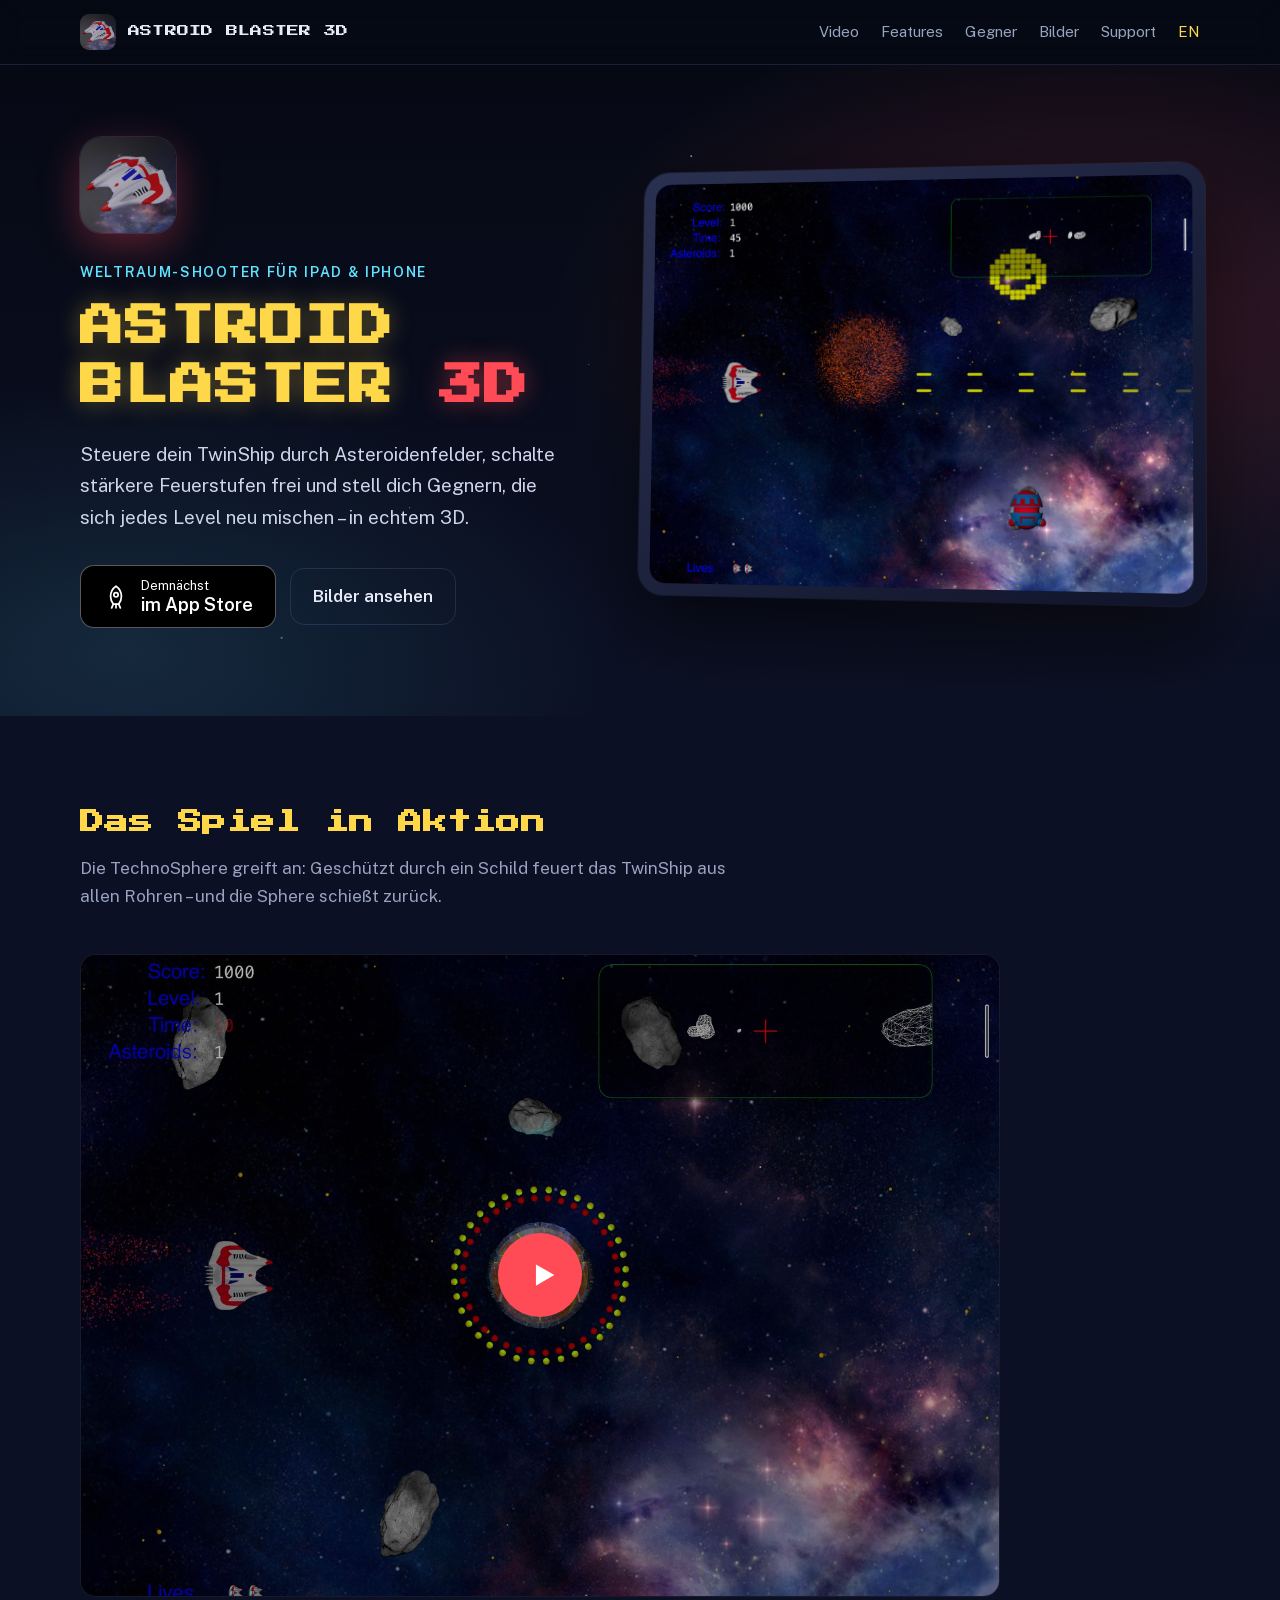
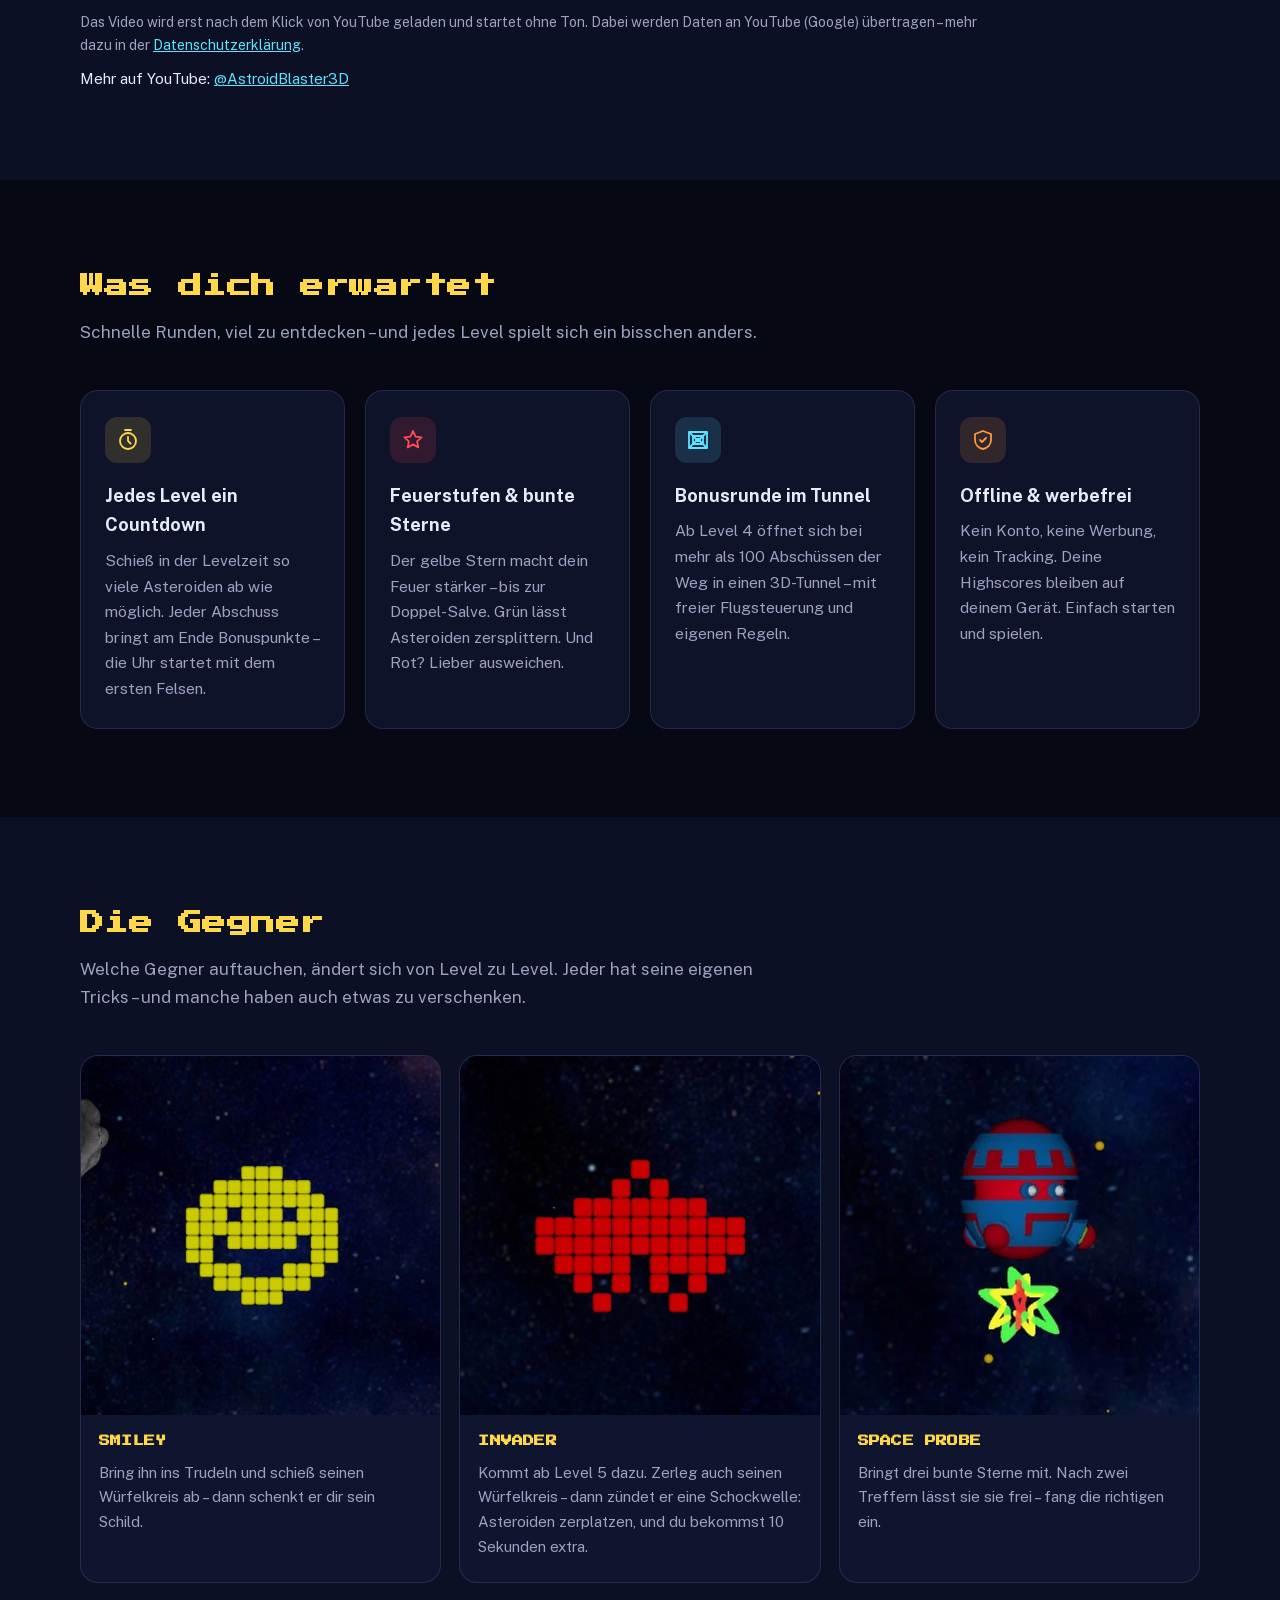
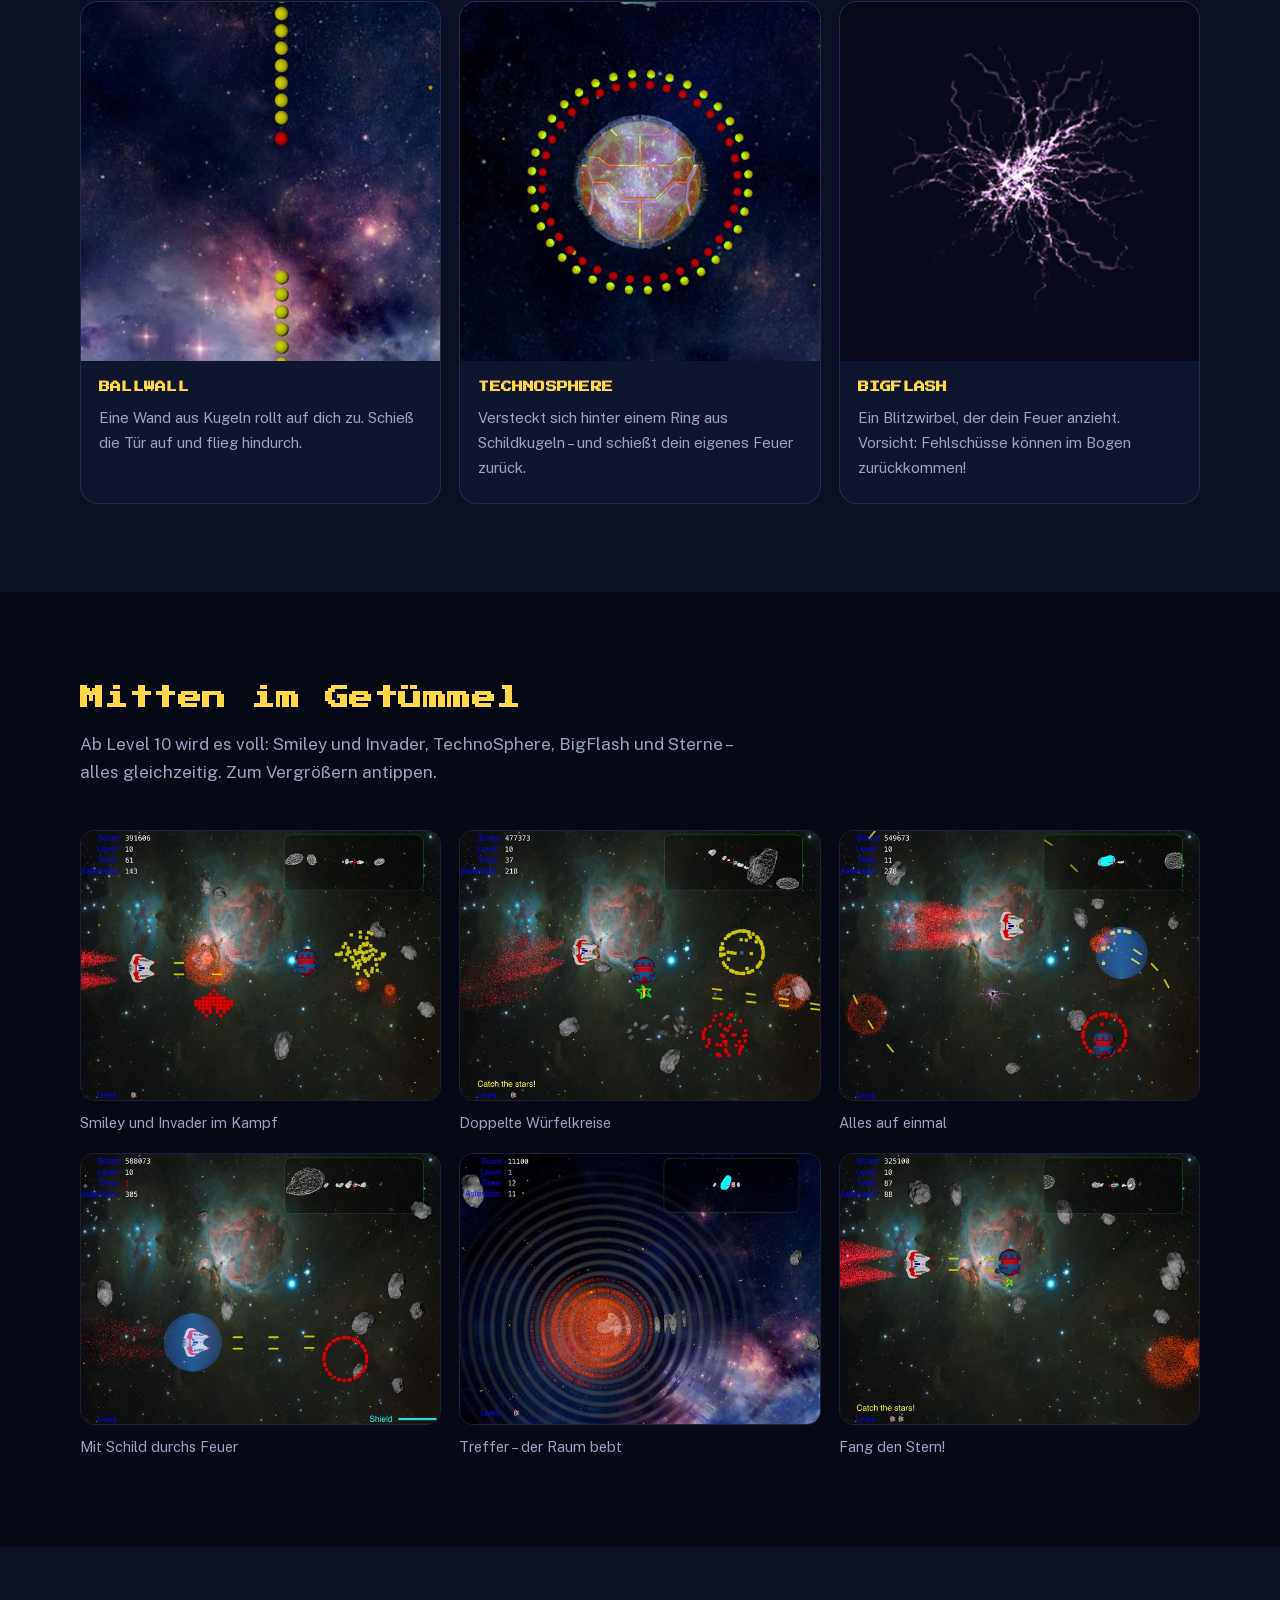
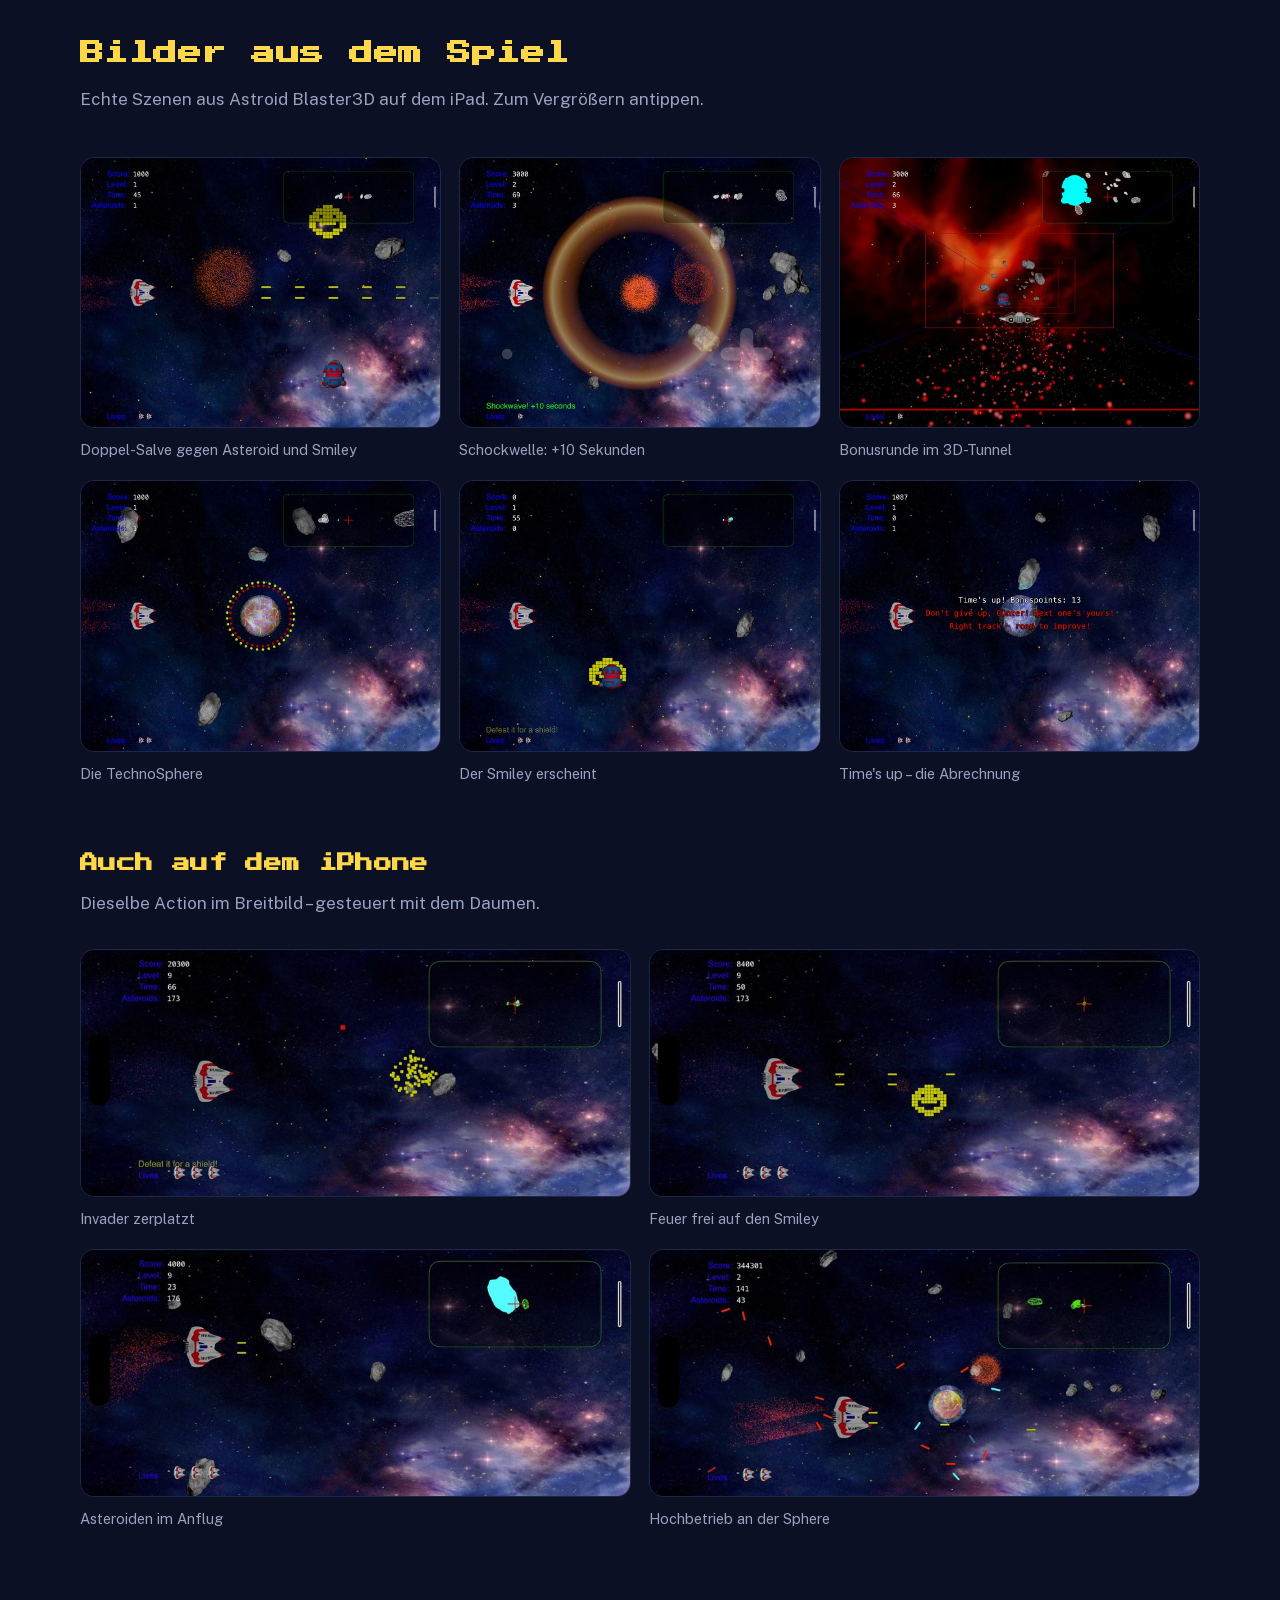
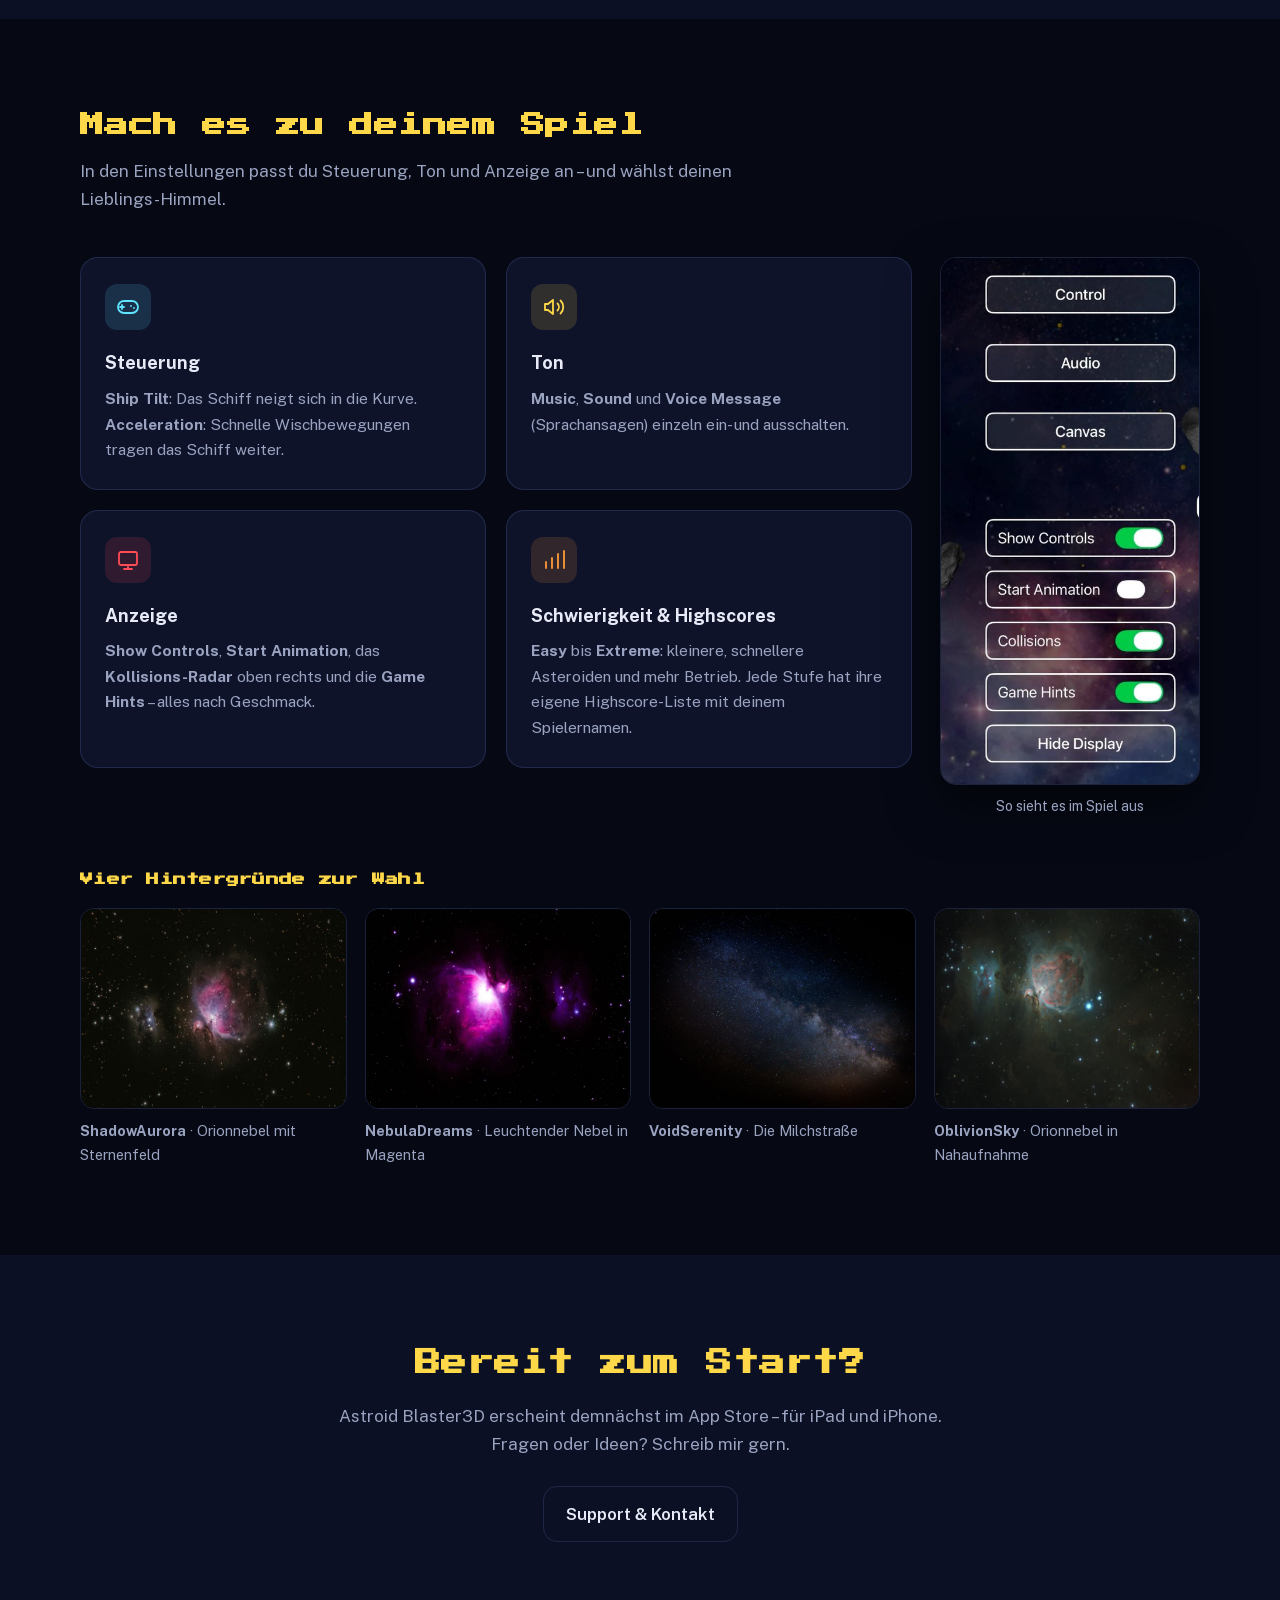
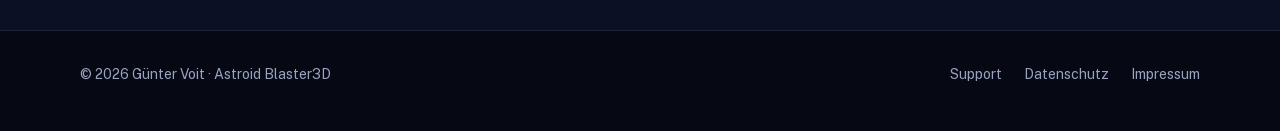
<file: index.html>
<!doctype html>
<html lang="de">
<head>
<meta charset="utf-8">
<meta name="viewport" content="width=device-width, initial-scale=1">
<title>Astroid Blaster3D – Weltraum-Shooter für iPad und iPhone</title>
<meta name="description" content="Astroid Blaster3D: Steuere dein TwinShip durch Asteroidenfelder, schalte Feuerstufen frei und stell dich wechselnden Gegnern – in echtem 3D. Offline, ohne Werbung, ohne Tracking.">
<meta property="og:title" content="Astroid Blaster3D">
<meta property="og:description" content="Weltraum-Shooter in echtem 3D für iPad und iPhone.">
<meta property="og:image" content="https://astroid-blaster.de/img/og-image.jpg">
<meta property="og:url" content="https://astroid-blaster.de/">
<meta property="og:type" content="website">
<link rel="icon" href="img/favicon.png" type="image/png">
<link rel="apple-touch-icon" href="img/apple-touch-icon.png">
<link rel="alternate" hreflang="en" href="https://astroid-blaster.de/index-en.html">
<link rel="stylesheet" href="home.css?v=4">
</head>
<body>

<header class="nav">
  <div class="wrap">
    <a class="brand pixel" href="index.html"><img src="img/favicon.png" alt=""><span>ASTROID BLASTER 3D</span></a>
    <nav class="nav-links" aria-label="Hauptnavigation">
      <a href="#video">Video</a>
      <a href="#features">Features</a>
      <a href="#gegner">Gegner</a>
      <a href="#bilder">Bilder</a>
      <a class="keep" href="support.html">Support</a>
      <a class="lang" href="index-en.html" hreflang="en">EN</a>
    </nav>
  </div>
</header>

<main>
  <section class="hero">
    <div class="wrap">
      <div>
        <img class="hero-icon" src="img/icon-512.jpg" width="96" height="96" alt="App-Icon von Astroid Blaster3D: das rot-weiße TwinShip im All">
        <p class="eyebrow">Weltraum-Shooter für iPad &amp; iPhone</p>
        <h1 class="pixel">ASTROID BLASTER <span>3D</span></h1>
        <p class="lead">Steuere dein TwinShip durch Asteroidenfelder, schalte stärkere Feuerstufen frei und stell dich Gegnern, die sich jedes Level neu mischen – in echtem 3D.</p>
        <div class="cta">
          <span class="badge-soon">
            <svg viewBox="0 0 24 24" fill="none" stroke="currentColor" stroke-width="1.6" stroke-linecap="round" stroke-linejoin="round" aria-hidden="true"><path d="M12 2c3 2 5 5.5 5 9.5 0 2.5-1 5-2.5 7h-5C8 16.5 7 14 7 11.5 7 7.5 9 4 12 2Z"/><circle cx="12" cy="10" r="2"/><path d="M9.5 18.5 8 22M14.5 18.5 16 22M12 18.5V22"/></svg>
            <span>Demnächst<strong>im App Store</strong></span>
          </span>
          <a class="btn-ghost" href="#bilder">Bilder ansehen</a>
        </div>
      </div>
      <div class="device">
        <img src="img/shot-action.jpg" width="1600" height="1200" alt="Spielszene: Das TwinShip feuert eine Doppel-Salve, ein Asteroid explodiert, oben grinst der Würfel-Smiley">
      </div>
    </div>
  </section>

  <section id="video" class="section-alt">
    <div class="wrap">
      <div class="section-head">
        <h2 class="pixel">Das Spiel in Aktion</h2>
        <p>Die TechnoSphere greift an: Geschützt durch ein Schild feuert das TwinShip aus allen Rohren – und die Sphere schießt zurück.</p>
      </div>
      <div class="video-frame" data-video="Ty1Vjz3LN7g" data-title="Astroid Blaster3D – die TechnoSphere greift an">
        <a class="video-poster" href="https://www.youtube.com/watch?v=Ty1Vjz3LN7g" aria-label="Video abspielen (lädt YouTube)">
          <img src="img/shot-sphere.jpg" width="1600" height="1200" loading="lazy" alt="Vorschau: Die TechnoSphere hinter ihrem Schildring">
          <span class="play"><svg viewBox="0 0 24 24" fill="currentColor" aria-hidden="true"><path d="M7 4.5v15l13-7.5z"/></svg></span>
        </a>
      </div>
      <p class="video-note">Das Video wird erst nach dem Klick von YouTube geladen und startet ohne Ton. Dabei werden Daten an YouTube (Google) übertragen – mehr dazu in der <a href="datenschutz.html#youtube">Datenschutzerklärung</a>.</p>
      <p class="video-channel">Mehr auf YouTube: <a href="https://www.youtube.com/@AstroidBlaster3D">@AstroidBlaster3D</a></p>
    </div>
  </section>

  <section id="features">
    <div class="wrap">
      <div class="section-head">
        <h2 class="pixel">Was dich erwartet</h2>
        <p>Schnelle Runden, viel zu entdecken – und jedes Level spielt sich ein bisschen anders.</p>
      </div>
      <div class="features">
        <article class="feature">
          <div class="ico" style="background:rgba(255,216,74,.14);color:var(--yellow)">
            <svg viewBox="0 0 24 24" fill="none" stroke="currentColor" stroke-width="1.8" stroke-linecap="round" aria-hidden="true"><circle cx="12" cy="13" r="8"/><path d="M12 9v4l2.5 2.5M9 2h6"/></svg>
          </div>
          <h3>Jedes Level ein Countdown</h3>
          <p>Schieß in der Levelzeit so viele Asteroiden ab wie möglich. Jeder Abschuss bringt am Ende Bonuspunkte – die Uhr startet mit dem ersten Felsen.</p>
        </article>
        <article class="feature">
          <div class="ico" style="background:rgba(255,75,85,.14);color:var(--red)">
            <svg viewBox="0 0 24 24" fill="none" stroke="currentColor" stroke-width="1.8" stroke-linejoin="round" aria-hidden="true"><path d="m12 3 2.6 5.6 6 .7-4.5 4.1 1.2 6L12 16.4 6.7 19.4l1.2-6L3.4 9.3l6-.7Z"/></svg>
          </div>
          <h3>Feuerstufen &amp; bunte Sterne</h3>
          <p>Der gelbe Stern macht dein Feuer stärker – bis zur Doppel-Salve. Grün lässt Asteroiden zersplittern. Und Rot? Lieber ausweichen.</p>
        </article>
        <article class="feature">
          <div class="ico" style="background:rgba(95,227,255,.14);color:var(--cyan)">
            <svg viewBox="0 0 24 24" fill="none" stroke="currentColor" stroke-width="1.8" stroke-linejoin="round" aria-hidden="true"><path d="M3 4h18v16H3z"/><path d="M7 8h10v8H7z"/><path d="M10 11h4v2h-4zM3 4l7 7M21 4l-7 7M3 20l7-7M21 20l-7-7"/></svg>
          </div>
          <h3>Bonusrunde im Tunnel</h3>
          <p>Ab Level 4 öffnet sich bei mehr als 100 Abschüssen der Weg in einen 3D-Tunnel – mit freier Flugsteuerung und eigenen Regeln.</p>
        </article>
        <article class="feature">
          <div class="ico" style="background:rgba(255,154,60,.14);color:var(--orange)">
            <svg viewBox="0 0 24 24" fill="none" stroke="currentColor" stroke-width="1.8" stroke-linecap="round" stroke-linejoin="round" aria-hidden="true"><path d="M12 3 4 6v6c0 4.5 3.4 8 8 9 4.6-1 8-4.5 8-9V6Z"/><path d="m9 12 2 2 4-4"/></svg>
          </div>
          <h3>Offline &amp; werbefrei</h3>
          <p>Kein Konto, keine Werbung, kein Tracking. Deine Highscores bleiben auf deinem Gerät. Einfach starten und spielen.</p>
        </article>
      </div>
    </div>
  </section>

  <section id="gegner" class="section-alt">
    <div class="wrap">
      <div class="section-head">
        <h2 class="pixel">Die Gegner</h2>
        <p>Welche Gegner auftauchen, ändert sich von Level zu Level. Jeder hat seine eigenen Tricks – und manche haben auch etwas zu verschenken.</p>
      </div>
      <div class="enemies">
        <article class="enemy">
          <img src="img/enemy-smiley.jpg" width="480" height="480" loading="lazy" alt="Der Smiley: ein gelbes Gesicht aus Würfeln">
          <div>
            <h3 class="pixel">SMILEY</h3>
            <p>Bring ihn ins Trudeln und schieß seinen Würfelkreis ab – dann schenkt er dir sein Schild.</p>
          </div>
        </article>
        <article class="enemy">
          <img src="img/enemy-invader-red.jpg" width="480" height="480" loading="lazy" alt="Der Invader: eine rote Figur aus Würfeln">
          <div>
            <h3 class="pixel">INVADER</h3>
            <p>Kommt ab Level 5 dazu. Zerleg auch seinen Würfelkreis – dann zündet er eine Schockwelle: Asteroiden zerplatzen, und du bekommst 10 Sekunden extra.</p>
          </div>
        </article>
        <article class="enemy">
          <img src="img/enemy-probe.jpg" width="480" height="480" loading="lazy" alt="Die Space Probe: eine rot-blaue Sonde">
          <div>
            <h3 class="pixel">SPACE PROBE</h3>
            <p>Bringt drei bunte Sterne mit. Nach zwei Treffern lässt sie sie frei – fang die richtigen ein.</p>
          </div>
        </article>
        <article class="enemy">
          <img src="img/enemy-wall.jpg" width="480" height="480" loading="lazy" alt="Die BallWall: eine senkrechte Wand aus gelben Kugeln mit roter Tür">
          <div>
            <h3 class="pixel">BALLWALL</h3>
            <p>Eine Wand aus Kugeln rollt auf dich zu. Schieß die Tür auf und flieg hindurch.</p>
          </div>
        </article>
        <article class="enemy">
          <img src="img/enemy-sphere.jpg" width="480" height="480" loading="lazy" alt="Die TechnoSphere mit ihrem Ring aus roten und gelben Schildkugeln">
          <div>
            <h3 class="pixel">TECHNOSPHERE</h3>
            <p>Versteckt sich hinter einem Ring aus Schildkugeln – und schießt dein eigenes Feuer zurück.</p>
          </div>
        </article>
        <article class="enemy">
          <img src="img/enemy-bigflash.jpg" width="480" height="480" loading="lazy" alt="Der BigFlash: ein violetter Blitzwirbel">
          <div>
            <h3 class="pixel">BIGFLASH</h3>
            <p>Ein Blitzwirbel, der dein Feuer anzieht. Vorsicht: Fehlschüsse können im Bogen zurückkommen!</p>
          </div>
        </article>
      </div>
    </div>
  </section>

  <section id="getuemmel">
    <div class="wrap">
      <div class="section-head">
        <h2 class="pixel">Mitten im Getümmel</h2>
        <p>Ab Level 10 wird es voll: Smiley und Invader, TechnoSphere, BigFlash und Sterne – alles gleichzeitig. Zum Vergrößern antippen.</p>
      </div>
      <div class="gallery">
        <figure><a href="img/action-duel.jpg" data-caption="Smiley und Invader gleichzeitig – der Smiley zerfällt, der Invader greift an"><img src="img/action-duel-sm.jpg" width="640" height="468" loading="lazy" alt="Smiley und Invader gleichzeitig – der Smiley zerfällt, der Invader greift an"></a><figcaption>Smiley und Invader im Kampf</figcaption></figure>
        <figure><a href="img/action-rings.jpg" data-caption="Smiley und Invader bilden ihren Würfelkreis"><img src="img/action-rings-sm.jpg" width="640" height="468" loading="lazy" alt="Smiley und Invader bilden ihren Würfelkreis"></a><figcaption>Doppelte Würfelkreise</figcaption></figure>
        <figure><a href="img/action-sphere-flash.jpg" data-caption="TechnoSphere, BigFlash und der Kreis des Invaders auf einmal"><img src="img/action-sphere-flash-sm.jpg" width="640" height="468" loading="lazy" alt="TechnoSphere, BigFlash und der Kreis des Invaders auf einmal"></a><figcaption>Alles auf einmal</figcaption></figure>
        <figure><a href="img/action-shield.jpg" data-caption="Mit Schild durchs Feuer – eine Sekunde vor Levelende"><img src="img/action-shield-sm.jpg" width="640" height="468" loading="lazy" alt="Mit Schild durchs Feuer – eine Sekunde vor Levelende"></a><figcaption>Mit Schild durchs Feuer</figcaption></figure>
        <figure><a href="img/action-ripple.jpg" data-caption="Treffer! Der Raum gerät ins Beben"><img src="img/action-ripple-sm.jpg" width="640" height="468" loading="lazy" alt="Treffer! Der Raum gerät ins Beben"></a><figcaption>Treffer – der Raum bebt</figcaption></figure>
        <figure><a href="img/action-probe-star.jpg" data-caption="Die Probe lässt ihren Stern frei"><img src="img/action-probe-star-sm.jpg" width="640" height="468" loading="lazy" alt="Die Probe lässt ihren Stern frei"></a><figcaption>Fang den Stern!</figcaption></figure>
      </div>
    </div>
  </section>

  <section id="bilder" class="section-alt">
    <div class="wrap">
      <div class="section-head">
        <h2 class="pixel">Bilder aus dem Spiel</h2>
        <p>Echte Szenen aus Astroid Blaster3D auf dem iPad. Zum Vergrößern antippen.</p>
      </div>
      <div class="gallery">
        <figure><a href="img/shot-action.jpg" data-caption="Doppel-Salve, Explosion und der grinsende Smiley"><img src="img/shot-action-sm.jpg" width="640" height="480" loading="lazy" alt="Doppel-Salve trifft einen Asteroiden"></a><figcaption>Doppel-Salve gegen Asteroid und Smiley</figcaption></figure>
        <figure><a href="img/shot-shockwave.jpg" data-caption="Die Schockwelle des roten Invaders – plus 10 Sekunden Levelzeit"><img src="img/shot-shockwave-sm.jpg" width="640" height="480" loading="lazy" alt="Orange leuchtende Schockwelle sprengt Asteroiden"></a><figcaption>Schockwelle: +10 Sekunden</figcaption></figure>
        <figure><a href="img/shot-tunnel.jpg" data-caption="Die Bonusrunde: frei fliegen im 3D-Tunnel"><img src="img/shot-tunnel-sm.jpg" width="640" height="480" loading="lazy" alt="Das Bonus-Schiff fliegt durch einen roten Tunnel"></a><figcaption>Bonusrunde im 3D-Tunnel</figcaption></figure>
        <figure><a href="img/shot-sphere.jpg" data-caption="Die TechnoSphere hinter ihrem Schildring"><img src="img/shot-sphere-sm.jpg" width="640" height="480" loading="lazy" alt="TechnoSphere mit Ring aus Schildkugeln"></a><figcaption>Die TechnoSphere</figcaption></figure>
        <figure><a href="img/shot-invader.jpg" data-caption="Der Smiley baut sich auf – besiege ihn für ein Schild"><img src="img/shot-invader-sm.jpg" width="640" height="480" loading="lazy" alt="Der Smiley erscheint"></a><figcaption>Der Smiley erscheint</figcaption></figure>
        <figure><a href="img/shot-timesup.jpg" data-caption="Time's up! Abrechnung am Levelende"><img src="img/shot-timesup-sm.jpg" width="640" height="480" loading="lazy" alt="Levelende mit Bonuspunkten"></a><figcaption>Time's up – die Abrechnung</figcaption></figure>
      </div>
      <div class="section-head sub">
        <h3 class="pixel">Auch auf dem iPhone</h3>
        <p>Dieselbe Action im Breitbild – gesteuert mit dem Daumen.</p>
      </div>
      <div class="gallery wide">
        <figure><a href="img/iphone-invader-burst.jpg" data-caption="Der Invader zerplatzt – besiege ihn für ein Schild"><img src="img/iphone-invader-burst-sm.jpg" width="800" height="359" loading="lazy" alt="Der Invader zerfällt in gelbe Würfel"></a><figcaption>Invader zerplatzt</figcaption></figure>
        <figure><a href="img/iphone-smiley.jpg" data-caption="Doppelfeuer auf den grinsenden Smiley"><img src="img/iphone-smiley-sm.jpg" width="800" height="359" loading="lazy" alt="Das TwinShip feuert auf den Würfel-Smiley"></a><figcaption>Feuer frei auf den Smiley</figcaption></figure>
        <figure><a href="img/iphone-asteroids.jpg" data-caption="Asteroiden im Anflug"><img src="img/iphone-asteroids-sm.jpg" width="800" height="359" loading="lazy" alt="Asteroiden fliegen auf das TwinShip zu"></a><figcaption>Asteroiden im Anflug</figcaption></figure>
        <figure><a href="img/iphone-sphere.jpg" data-caption="Hochbetrieb rund um die TechnoSphere"><img src="img/iphone-sphere-sm.jpg" width="800" height="359" loading="lazy" alt="TechnoSphere, Asteroiden und Schüsse im iPhone-Querformat"></a><figcaption>Hochbetrieb an der Sphere</figcaption></figure>
      </div>
    </div>
  </section>

  <section id="einstellungen">
    <div class="wrap">
      <div class="section-head">
        <h2 class="pixel">Mach es zu deinem Spiel</h2>
        <p>In den Einstellungen passt du Steuerung, Ton und Anzeige an – und wählst deinen Lieblings-Himmel.</p>
      </div>
      <div class="settings-row">
        <div class="features">
          <article class="feature">
            <div class="ico" style="background:rgba(95,227,255,.14);color:var(--cyan)">
              <svg viewBox="0 0 24 24" fill="none" stroke="currentColor" stroke-width="1.8" stroke-linecap="round" stroke-linejoin="round" aria-hidden="true"><path d="M4 12h4M6 10v4M15 11h.01M18 13h.01"/><rect x="2" y="6" width="20" height="12" rx="6"/></svg>
            </div>
            <h3>Steuerung</h3>
            <p><strong>Ship Tilt</strong>: Das Schiff neigt sich in die Kurve. <strong>Acceleration</strong>: Schnelle Wischbewegungen tragen das Schiff weiter.</p>
          </article>
          <article class="feature">
            <div class="ico" style="background:rgba(255,216,74,.14);color:var(--yellow)">
              <svg viewBox="0 0 24 24" fill="none" stroke="currentColor" stroke-width="1.8" stroke-linecap="round" stroke-linejoin="round" aria-hidden="true"><path d="M11 5 6 9H3v6h3l5 4V5Z"/><path d="M15.5 8.5a5 5 0 0 1 0 7M18.5 5.5a9 9 0 0 1 0 13"/></svg>
            </div>
            <h3>Ton</h3>
            <p><strong>Music</strong>, <strong>Sound</strong> und <strong>Voice Message</strong> (Sprachansagen) einzeln ein- und ausschalten.</p>
          </article>
          <article class="feature">
            <div class="ico" style="background:rgba(255,75,85,.14);color:var(--red)">
              <svg viewBox="0 0 24 24" fill="none" stroke="currentColor" stroke-width="1.8" stroke-linecap="round" stroke-linejoin="round" aria-hidden="true"><rect x="3" y="4" width="18" height="13" rx="2"/><path d="M8 21h8M12 17v4"/></svg>
            </div>
            <h3>Anzeige</h3>
            <p><strong>Show Controls</strong>, <strong>Start Animation</strong>, das <strong>Kollisions-Radar</strong> oben rechts und die <strong>Game Hints</strong> – alles nach Geschmack.</p>
          </article>
          <article class="feature">
            <div class="ico" style="background:rgba(255,154,60,.14);color:var(--orange)">
              <svg viewBox="0 0 24 24" fill="none" stroke="currentColor" stroke-width="1.8" stroke-linecap="round" stroke-linejoin="round" aria-hidden="true"><path d="M4 20V14M10 20V10M16 20V6M22 20V3"/></svg>
            </div>
            <h3>Schwierigkeit &amp; Highscores</h3>
            <p><strong>Easy</strong> bis <strong>Extreme</strong>: kleinere, schnellere Asteroiden und mehr Betrieb. Jede Stufe hat ihre eigene Highscore-Liste mit deinem Spielernamen.</p>
          </article>
        </div>
        <div class="settings-col">
          <div class="settings-shot"><img src="img/settings-panel.jpg" width="442" height="900" loading="lazy" alt="Einstellungen im Spiel: Control, Audio, Canvas und die Schalter Show Controls, Start Animation, Collisions und Game Hints"></div>
          <p>So sieht es im Spiel aus</p>
        </div>
      </div>
      <h3 class="pixel sub-head">Vier Hintergründe zur Wahl</h3>
      <div class="gallery four">
        <figure><a href="img/canvas-shadowaurora-lg.jpg" data-caption="ShadowAurora – Orionnebel mit Sternenfeld"><img src="img/canvas-shadowaurora.jpg" width="640" height="480" loading="lazy" alt="Orionnebel mit Sternenfeld"></a><figcaption><strong>ShadowAurora</strong> · Orionnebel mit Sternenfeld</figcaption></figure>
        <figure><a href="img/canvas-nebuladreams-lg.jpg" data-caption="NebulaDreams – Leuchtender Nebel in Magenta"><img src="img/canvas-nebuladreams.jpg" width="640" height="480" loading="lazy" alt="Leuchtender Nebel in Magenta"></a><figcaption><strong>NebulaDreams</strong> · Leuchtender Nebel in Magenta</figcaption></figure>
        <figure><a href="img/canvas-voidserenity-lg.jpg" data-caption="VoidSerenity – Die Milchstraße"><img src="img/canvas-voidserenity.jpg" width="640" height="480" loading="lazy" alt="Die Milchstraße"></a><figcaption><strong>VoidSerenity</strong> · Die Milchstraße</figcaption></figure>
        <figure><a href="img/canvas-oblivionsky-lg.jpg" data-caption="OblivionSky – Orionnebel in Nahaufnahme"><img src="img/canvas-oblivionsky.jpg" width="640" height="480" loading="lazy" alt="Orionnebel in Nahaufnahme"></a><figcaption><strong>OblivionSky</strong> · Orionnebel in Nahaufnahme</figcaption></figure>
      </div>
    </div>
  </section>

  <section class="closing section-alt">
    <div class="wrap">
      <h2 class="pixel">Bereit zum Start?</h2>
      <p>Astroid Blaster3D erscheint demnächst im App Store – für iPad und iPhone. Fragen oder Ideen? Schreib mir gern.</p>
      <div class="cta">
        <a class="btn-ghost" href="support.html">Support &amp; Kontakt</a>
      </div>
    </div>
  </section>
</main>

<footer class="site">
  <div class="wrap">
    <span>© 2026 Günter Voit · Astroid Blaster3D</span>
    <nav aria-label="Rechtliches">
      <a href="support.html">Support</a>
      <a href="datenschutz.html">Datenschutz</a>
      <a href="impressum.html">Impressum</a>
    </nav>
  </div>
</footer>

<dialog class="lightbox" id="lightbox" aria-label="Bild vergrößert">
  <button type="button" aria-label="Schließen">×</button>
  <img src="img/shot-action-sm.jpg" alt="">
  <p></p>
</dialog>

<script>
  // Video erst nach dem Klick laden (2-Klick-Lösung) - vorher keine Verbindung zu
  // YouTube. Stumm (mute=1): Safari blockiert den Autostart mit Ton aus fremden
  // Fenstern, sonst brauchte es einen zweiten Klick. Ohne JavaScript öffnet der
  // Link das Video direkt auf YouTube.
  (function () {
    document.querySelectorAll(".video-frame").forEach(function (frame) {
      var link = frame.querySelector(".video-poster");
      link.addEventListener("click", function (e) {
        e.preventDefault();
        var iframe = document.createElement("iframe");
        iframe.src = "https://www.youtube-nocookie.com/embed/" + frame.dataset.video + "?autoplay=1&mute=1&rel=0";
        iframe.title = frame.dataset.title || "YouTube";
        iframe.allow = "autoplay; encrypted-media; picture-in-picture; fullscreen";
        iframe.allowFullscreen = true;
        frame.replaceChild(iframe, link);
      });
    });
  })();
  // Galerie-Bilder groß im Dialog zeigen - ohne JavaScript öffnet der Link einfach das Bild
  (function () {
    var dlg = document.getElementById("lightbox");
    if (!dlg || typeof dlg.showModal !== "function") return;
    var img = dlg.querySelector("img"), cap = dlg.querySelector("p");
    document.querySelectorAll(".gallery a").forEach(function (a) {
      a.addEventListener("click", function (e) {
        e.preventDefault();
        img.src = a.getAttribute("href");
        img.alt = a.querySelector("img").alt;
        cap.textContent = a.dataset.caption || "";
        dlg.showModal();
      });
    });
    dlg.querySelector("button").addEventListener("click", function () { dlg.close(); });
    dlg.addEventListener("click", function (e) { if (e.target === dlg) dlg.close(); });
  })();
</script>
</body>
</html>
</file>
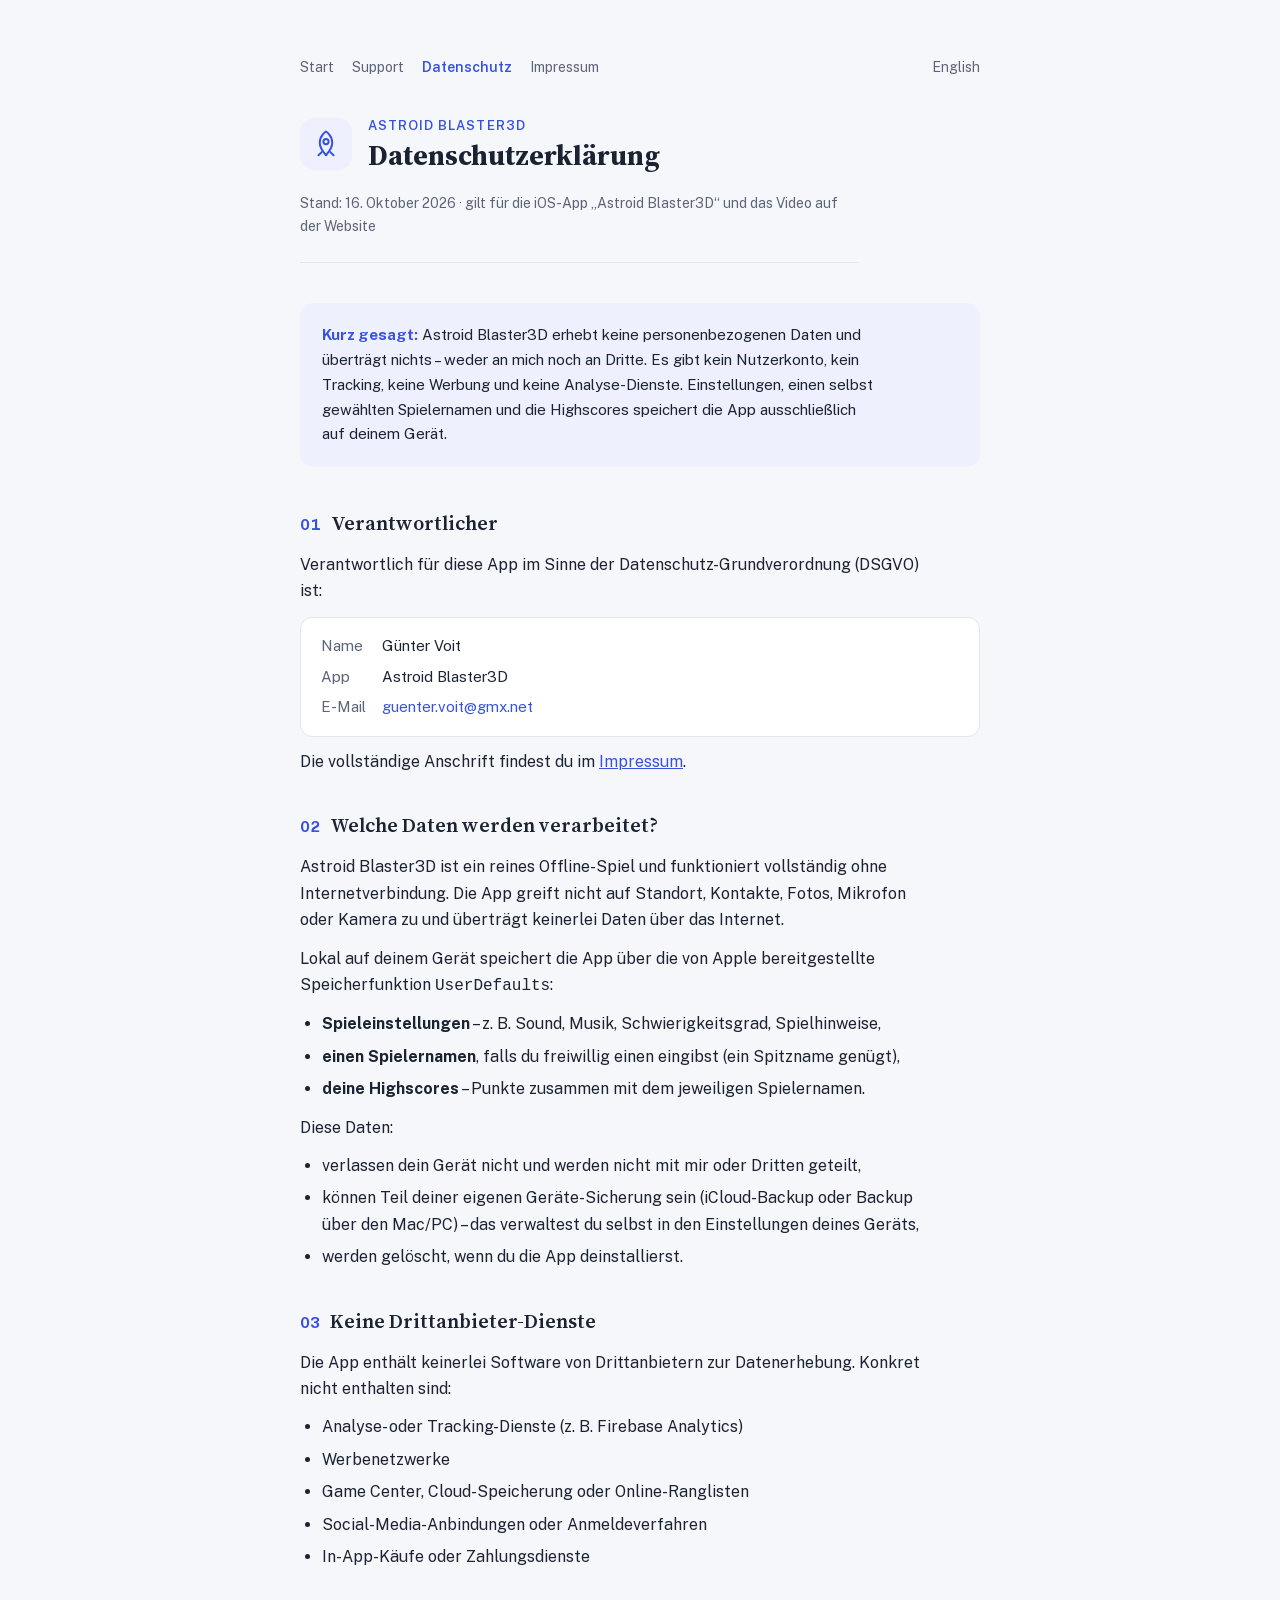
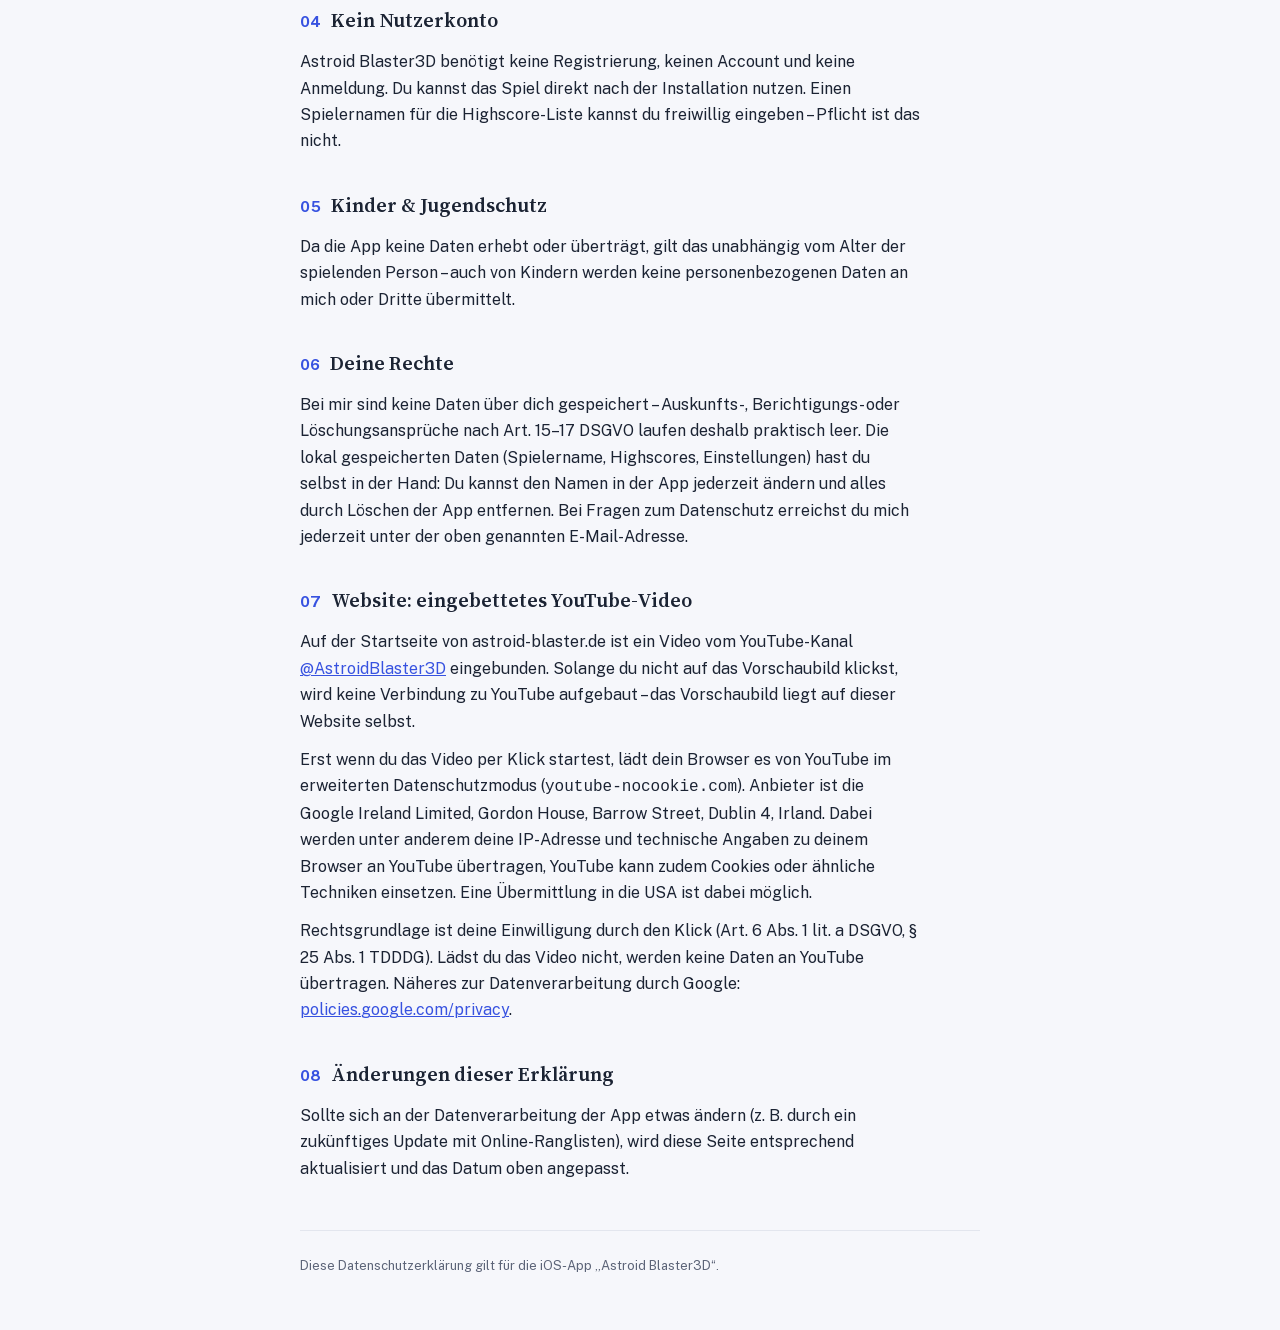
<file: datenschutz.html>
<!doctype html>
<html lang="de">
<head>
<meta charset="utf-8">
<meta name="viewport" content="width=device-width, initial-scale=1">
<title>Astroid Blaster3D – Datenschutz</title>
<link rel="icon" href="img/favicon.png" type="image/png">
<link rel="stylesheet" href="style.css">
</head>
<body>
<main>
  <nav class="top">
    <a href="index.html">Start</a>
    <a href="support.html">Support</a>
    <a href="datenschutz.html" aria-current="page">Datenschutz</a>
    <a href="impressum.html">Impressum</a>
    <a class="lang" href="privacy.html" hreflang="en">English</a>
  </nav>

  <header>
    <div class="badge">
      <svg viewBox="0 0 24 24" fill="none" xmlns="http://www.w3.org/2000/svg" aria-hidden="true">
        <path d="M12 2C12 2 17 5 17 11C17 14.5 15.5 17 12 21C8.5 17 7 14.5 7 11C7 5 12 2 12 2Z" stroke="var(--accent)" stroke-width="1.6" stroke-linejoin="round"/>
        <circle cx="12" cy="10" r="2.1" stroke="var(--accent)" stroke-width="1.6"/>
        <path d="M8.5 18.5L6 21M15.5 18.5L18 21" stroke="var(--accent)" stroke-width="1.6" stroke-linecap="round"/>
      </svg>
    </div>
    <div>
      <p class="eyebrow">Astroid Blaster3D</p>
      <h1>Datenschutzerklärung</h1>
    </div>
  </header>

  <p class="meta">Stand: 16. Oktober 2026 · gilt für die iOS-App „Astroid Blaster3D“ und das Video auf der Website</p>

  <div class="summary">
    <p><strong>Kurz gesagt:</strong> Astroid Blaster3D erhebt keine personenbezogenen Daten und überträgt nichts – weder an mich noch an Dritte. Es gibt kein Nutzerkonto, kein Tracking, keine Werbung und keine Analyse-Dienste. Einstellungen, einen selbst gewählten Spielernamen und die Highscores speichert die App ausschließlich auf deinem Gerät.</p>
  </div>

  <section>
    <h2><span class="num">01</span> Verantwortlicher</h2>
    <p>Verantwortlich für diese App im Sinne der Datenschutz-Grundverordnung (DSGVO) ist:</p>
    <div class="card">
      <dl>
        <dt>Name</dt><dd>Günter Voit</dd>
        <dt>App</dt><dd>Astroid Blaster3D</dd>
        <dt>E-Mail</dt><dd><a href="mailto:guenter.voit@gmx.net">guenter.voit@gmx.net</a></dd>
      </dl>
    </div>
    <p style="margin-top:12px">Die vollständige Anschrift findest du im <a href="impressum.html">Impressum</a>.</p>
  </section>

  <section>
    <h2><span class="num">02</span> Welche Daten werden verarbeitet?</h2>
    <p>Astroid Blaster3D ist ein reines Offline-Spiel und funktioniert vollständig ohne Internetverbindung. Die App greift nicht auf Standort, Kontakte, Fotos, Mikrofon oder Kamera zu und überträgt keinerlei Daten über das Internet.</p>
    <p>Lokal auf deinem Gerät speichert die App über die von Apple bereitgestellte Speicherfunktion <code>UserDefaults</code>:</p>
    <ul>
      <li><strong>Spieleinstellungen</strong> – z. B. Sound, Musik, Schwierigkeitsgrad, Spielhinweise,</li>
      <li><strong>einen Spielernamen</strong>, falls du freiwillig einen eingibst (ein Spitzname genügt),</li>
      <li><strong>deine Highscores</strong> – Punkte zusammen mit dem jeweiligen Spielernamen.</li>
    </ul>
    <p>Diese Daten:</p>
    <ul>
      <li>verlassen dein Gerät nicht und werden nicht mit mir oder Dritten geteilt,</li>
      <li>können Teil deiner eigenen Geräte-Sicherung sein (iCloud-Backup oder Backup über den Mac/PC) – das verwaltest du selbst in den Einstellungen deines Geräts,</li>
      <li>werden gelöscht, wenn du die App deinstallierst.</li>
    </ul>
  </section>

  <section>
    <h2><span class="num">03</span> Keine Drittanbieter-Dienste</h2>
    <p>Die App enthält keinerlei Software von Drittanbietern zur Datenerhebung. Konkret nicht enthalten sind:</p>
    <ul>
      <li>Analyse- oder Tracking-Dienste (z. B. Firebase Analytics)</li>
      <li>Werbenetzwerke</li>
      <li>Game Center, Cloud-Speicherung oder Online-Ranglisten</li>
      <li>Social-Media-Anbindungen oder Anmeldeverfahren</li>
      <li>In-App-Käufe oder Zahlungsdienste</li>
    </ul>
  </section>

  <section>
    <h2><span class="num">04</span> Kein Nutzerkonto</h2>
    <p>Astroid Blaster3D benötigt keine Registrierung, keinen Account und keine Anmeldung. Du kannst das Spiel direkt nach der Installation nutzen. Einen Spielernamen für die Highscore-Liste kannst du freiwillig eingeben – Pflicht ist das nicht.</p>
  </section>

  <section>
    <h2><span class="num">05</span> Kinder &amp; Jugendschutz</h2>
    <p>Da die App keine Daten erhebt oder überträgt, gilt das unabhängig vom Alter der spielenden Person – auch von Kindern werden keine personenbezogenen Daten an mich oder Dritte übermittelt.</p>
  </section>

  <section>
    <h2><span class="num">06</span> Deine Rechte</h2>
    <p>Bei mir sind keine Daten über dich gespeichert – Auskunfts-, Berichtigungs- oder Löschungsansprüche nach Art. 15–17 DSGVO laufen deshalb praktisch leer. Die lokal gespeicherten Daten (Spielername, Highscores, Einstellungen) hast du selbst in der Hand: Du kannst den Namen in der App jederzeit ändern und alles durch Löschen der App entfernen. Bei Fragen zum Datenschutz erreichst du mich jederzeit unter der oben genannten E-Mail-Adresse.</p>
  </section>

  <section id="youtube">
    <h2><span class="num">07</span> Website: eingebettetes YouTube-Video</h2>
    <p>Auf der Startseite von astroid-blaster.de ist ein Video vom YouTube-Kanal <a href="https://www.youtube.com/@AstroidBlaster3D">@AstroidBlaster3D</a> eingebunden. Solange du nicht auf das Vorschaubild klickst, wird keine Verbindung zu YouTube aufgebaut – das Vorschaubild liegt auf dieser Website selbst.</p>
    <p>Erst wenn du das Video per Klick startest, lädt dein Browser es von YouTube im erweiterten Datenschutzmodus (<code>youtube-nocookie.com</code>). Anbieter ist die Google Ireland Limited, Gordon House, Barrow Street, Dublin 4, Irland. Dabei werden unter anderem deine IP-Adresse und technische Angaben zu deinem Browser an YouTube übertragen, YouTube kann zudem Cookies oder ähnliche Techniken einsetzen. Eine Übermittlung in die USA ist dabei möglich.</p>
    <p>Rechtsgrundlage ist deine Einwilligung durch den Klick (Art. 6 Abs. 1 lit. a DSGVO, § 25 Abs. 1 TDDDG). Lädst du das Video nicht, werden keine Daten an YouTube übertragen. Näheres zur Datenverarbeitung durch Google: <a href="https://policies.google.com/privacy">policies.google.com/privacy</a>.</p>
  </section>

  <section>
    <h2><span class="num">08</span> Änderungen dieser Erklärung</h2>
    <p>Sollte sich an der Datenverarbeitung der App etwas ändern (z. B. durch ein zukünftiges Update mit Online-Ranglisten), wird diese Seite entsprechend aktualisiert und das Datum oben angepasst.</p>
  </section>

  <footer>
    Diese Datenschutzerklärung gilt für die iOS-App „Astroid Blaster3D“.
  </footer>
</main>
</body>
</html>
</file>
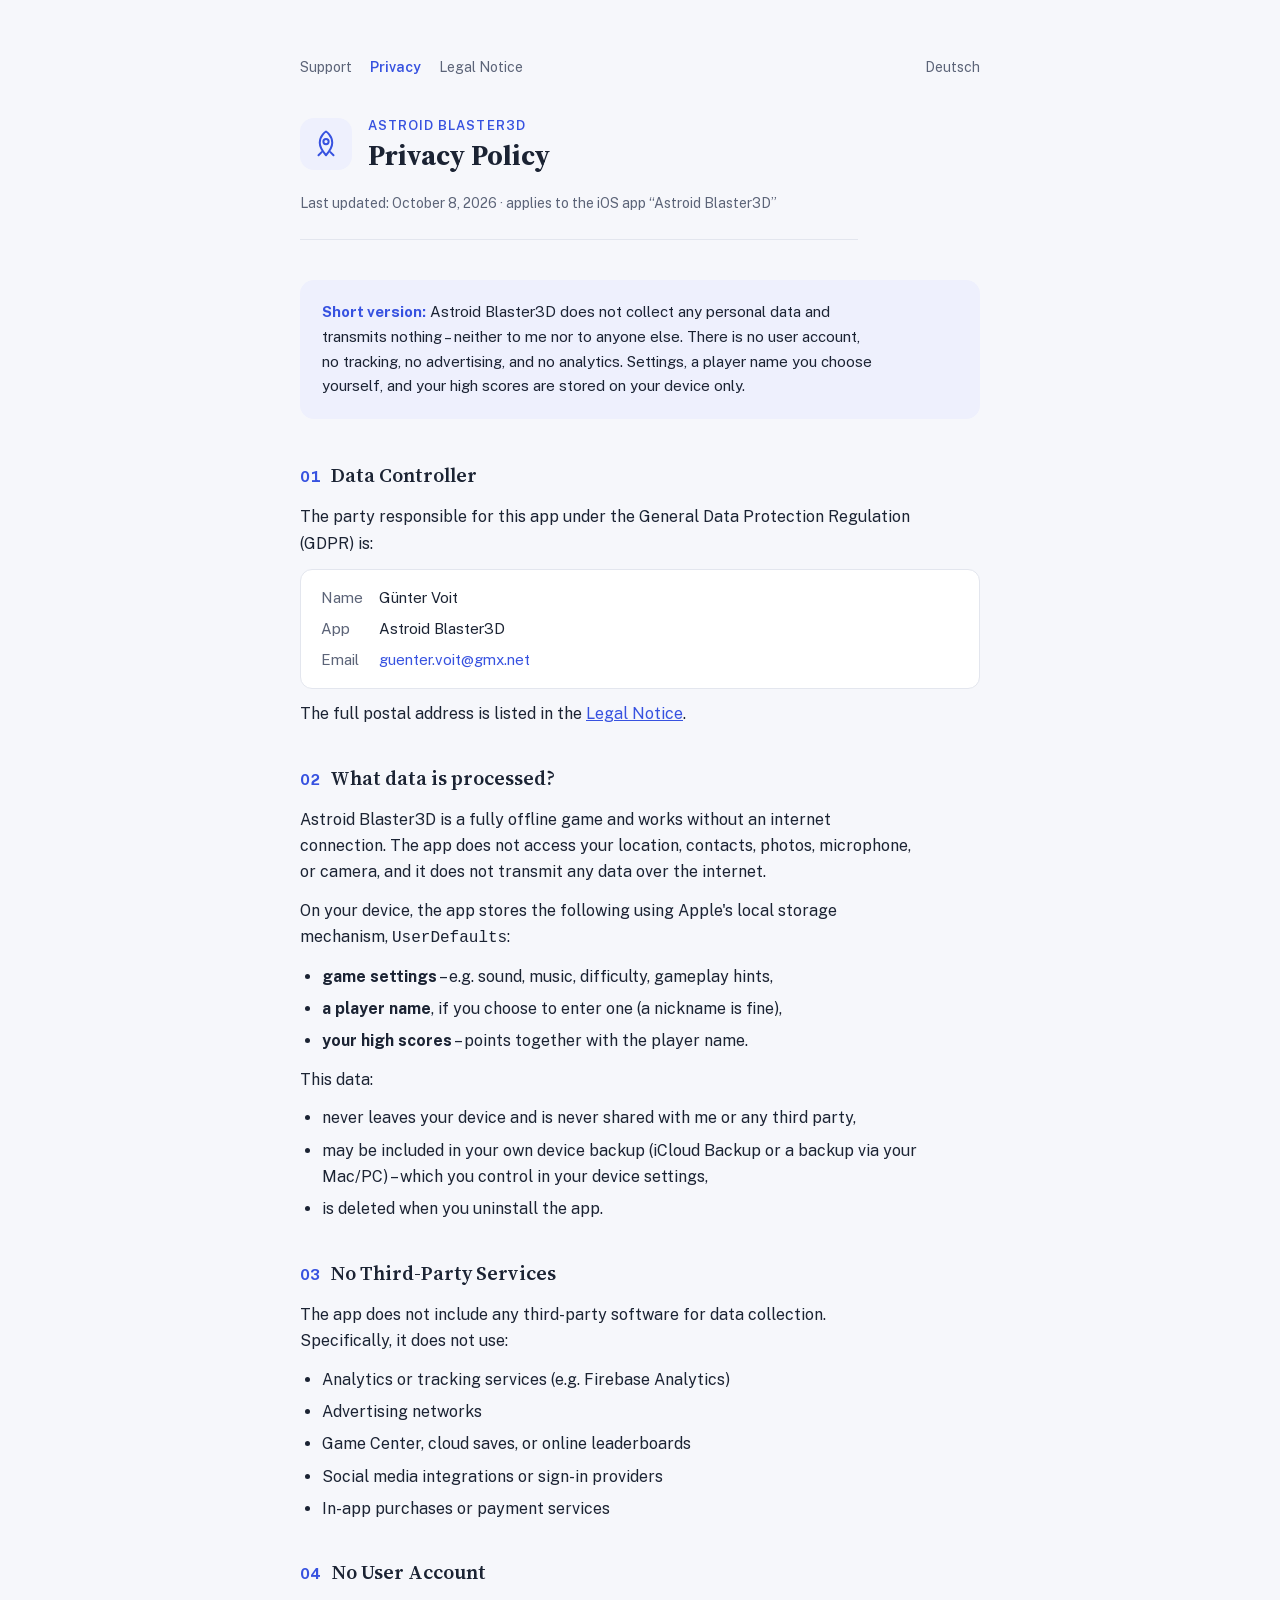
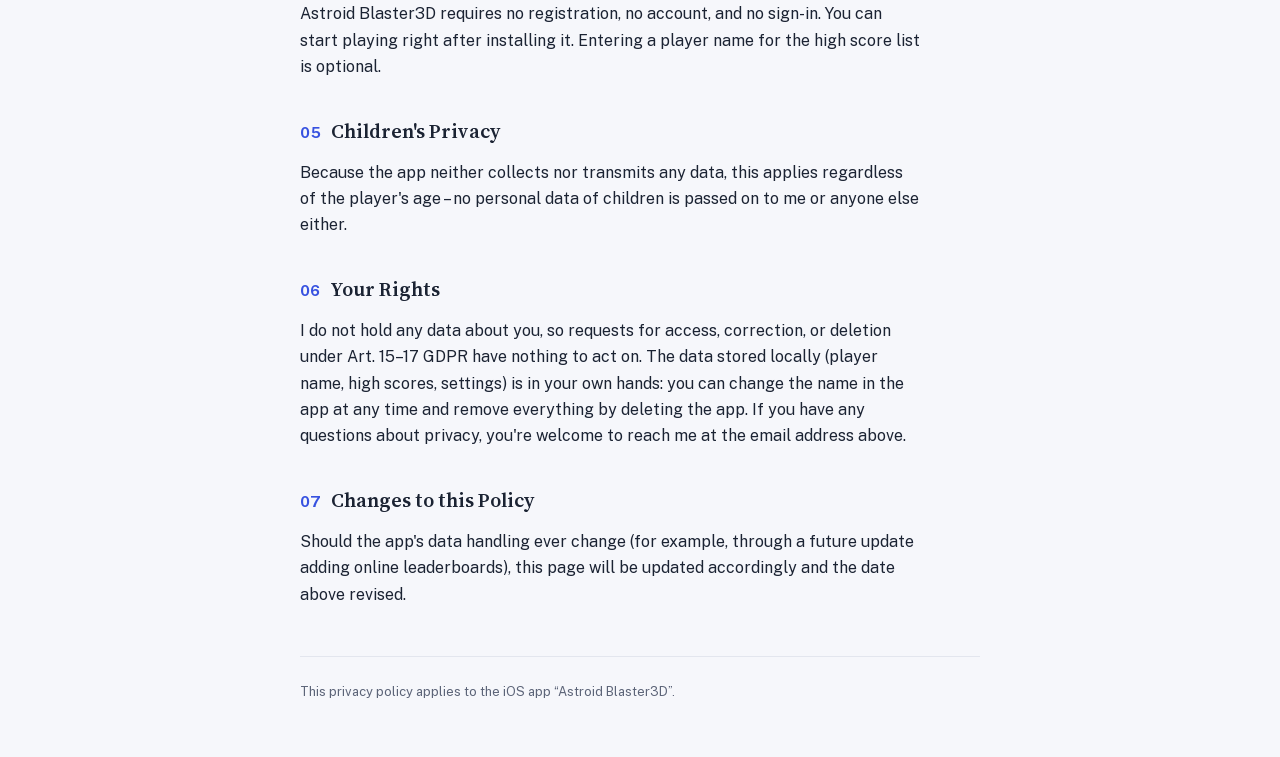
<file: en.html>
<!doctype html>
<html lang="en">
<head>
<meta charset="utf-8">
<meta name="viewport" content="width=device-width, initial-scale=1">
<title>Astroid Blaster3D – Privacy</title>
<link rel="stylesheet" href="style.css">
</head>
<body>
<main>
  <nav class="top">
    <a href="support-en.html">Support</a>
    <a href="en.html" aria-current="page">Privacy</a>
    <a href="impressum.html">Legal Notice</a>
    <a class="lang" href="index.html" hreflang="de">Deutsch</a>
  </nav>

  <header>
    <div class="badge">
      <svg viewBox="0 0 24 24" fill="none" xmlns="http://www.w3.org/2000/svg" aria-hidden="true">
        <path d="M12 2C12 2 17 5 17 11C17 14.5 15.5 17 12 21C8.5 17 7 14.5 7 11C7 5 12 2 12 2Z" stroke="var(--accent)" stroke-width="1.6" stroke-linejoin="round"/>
        <circle cx="12" cy="10" r="2.1" stroke="var(--accent)" stroke-width="1.6"/>
        <path d="M8.5 18.5L6 21M15.5 18.5L18 21" stroke="var(--accent)" stroke-width="1.6" stroke-linecap="round"/>
      </svg>
    </div>
    <div>
      <p class="eyebrow">Astroid Blaster3D</p>
      <h1>Privacy Policy</h1>
    </div>
  </header>

  <p class="meta">Last updated: October 8, 2026 · applies to the iOS app &#8220;Astroid Blaster3D&#8221;</p>

  <div class="summary">
    <p><strong>Short version:</strong> Astroid Blaster3D does not collect any personal data and transmits nothing – neither to me nor to anyone else. There is no user account, no tracking, no advertising, and no analytics. Settings, a player name you choose yourself, and your high scores are stored on your device only.</p>
  </div>

  <section>
    <h2><span class="num">01</span> Data Controller</h2>
    <p>The party responsible for this app under the General Data Protection Regulation (GDPR) is:</p>
    <div class="card">
      <dl>
        <dt>Name</dt><dd>Günter Voit</dd>
        <dt>App</dt><dd>Astroid Blaster3D</dd>
        <dt>Email</dt><dd><a href="mailto:guenter.voit@gmx.net">guenter.voit@gmx.net</a></dd>
      </dl>
    </div>
    <p style="margin-top:12px">The full postal address is listed in the <a href="impressum.html">Legal Notice</a>.</p>
  </section>

  <section>
    <h2><span class="num">02</span> What data is processed?</h2>
    <p>Astroid Blaster3D is a fully offline game and works without an internet connection. The app does not access your location, contacts, photos, microphone, or camera, and it does not transmit any data over the internet.</p>
    <p>On your device, the app stores the following using Apple's local storage mechanism, <code>UserDefaults</code>:</p>
    <ul>
      <li><strong>game settings</strong> – e.g. sound, music, difficulty, gameplay hints,</li>
      <li><strong>a player name</strong>, if you choose to enter one (a nickname is fine),</li>
      <li><strong>your high scores</strong> – points together with the player name.</li>
    </ul>
    <p>This data:</p>
    <ul>
      <li>never leaves your device and is never shared with me or any third party,</li>
      <li>may be included in your own device backup (iCloud Backup or a backup via your Mac/PC) – which you control in your device settings,</li>
      <li>is deleted when you uninstall the app.</li>
    </ul>
  </section>

  <section>
    <h2><span class="num">03</span> No Third-Party Services</h2>
    <p>The app does not include any third-party software for data collection. Specifically, it does not use:</p>
    <ul>
      <li>Analytics or tracking services (e.g. Firebase Analytics)</li>
      <li>Advertising networks</li>
      <li>Game Center, cloud saves, or online leaderboards</li>
      <li>Social media integrations or sign-in providers</li>
      <li>In-app purchases or payment services</li>
    </ul>
  </section>

  <section>
    <h2><span class="num">04</span> No User Account</h2>
    <p>Astroid Blaster3D requires no registration, no account, and no sign-in. You can start playing right after installing it. Entering a player name for the high score list is optional.</p>
  </section>

  <section>
    <h2><span class="num">05</span> Children's Privacy</h2>
    <p>Because the app neither collects nor transmits any data, this applies regardless of the player's age – no personal data of children is passed on to me or anyone else either.</p>
  </section>

  <section>
    <h2><span class="num">06</span> Your Rights</h2>
    <p>I do not hold any data about you, so requests for access, correction, or deletion under Art. 15–17 GDPR have nothing to act on. The data stored locally (player name, high scores, settings) is in your own hands: you can change the name in the app at any time and remove everything by deleting the app. If you have any questions about privacy, you're welcome to reach me at the email address above.</p>
  </section>

  <section>
    <h2><span class="num">07</span> Changes to this Policy</h2>
    <p>Should the app's data handling ever change (for example, through a future update adding online leaderboards), this page will be updated accordingly and the date above revised.</p>
  </section>

  <footer>
    This privacy policy applies to the iOS app &#8220;Astroid Blaster3D&#8221;.
  </footer>
</main>
</body>
</html>
</file>
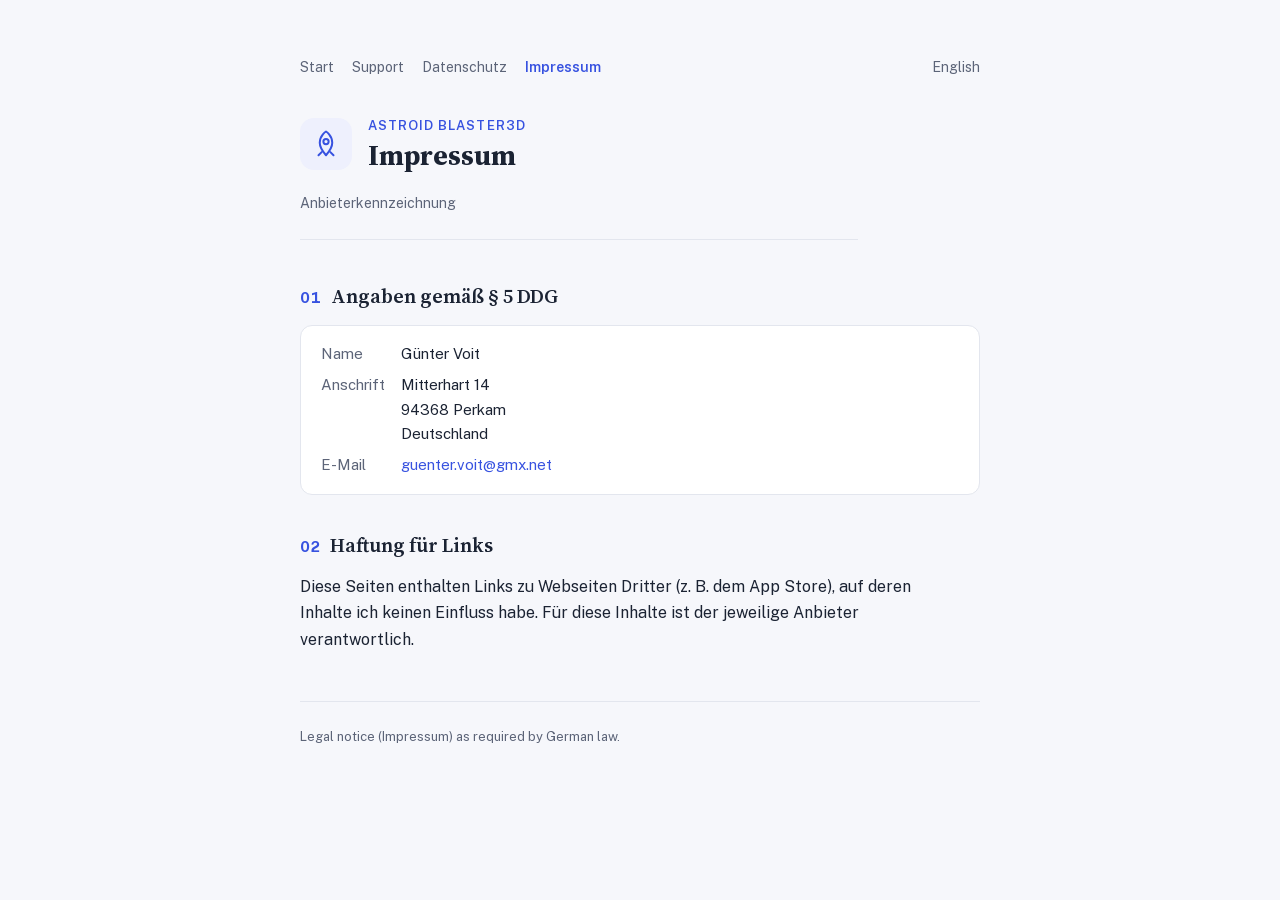
<file: impressum.html>
<!doctype html>
<html lang="de">
<head>
<meta charset="utf-8">
<meta name="viewport" content="width=device-width, initial-scale=1">
<title>Astroid Blaster3D – Impressum</title>
<link rel="icon" href="img/favicon.png" type="image/png">
<link rel="stylesheet" href="style.css">
</head>
<body>
<main>
  <nav class="top">
    <a href="index.html">Start</a>
    <a href="support.html">Support</a>
    <a href="datenschutz.html">Datenschutz</a>
    <a href="impressum.html" aria-current="page">Impressum</a>
    <a class="lang" href="support-en.html" hreflang="en">English</a>
  </nav>

  <header>
    <div class="badge">
      <svg viewBox="0 0 24 24" fill="none" xmlns="http://www.w3.org/2000/svg" aria-hidden="true">
        <path d="M12 2C12 2 17 5 17 11C17 14.5 15.5 17 12 21C8.5 17 7 14.5 7 11C7 5 12 2 12 2Z" stroke="var(--accent)" stroke-width="1.6" stroke-linejoin="round"/>
        <circle cx="12" cy="10" r="2.1" stroke="var(--accent)" stroke-width="1.6"/>
        <path d="M8.5 18.5L6 21M15.5 18.5L18 21" stroke="var(--accent)" stroke-width="1.6" stroke-linecap="round"/>
      </svg>
    </div>
    <div>
      <p class="eyebrow">Astroid Blaster3D</p>
      <h1>Impressum</h1>
    </div>
  </header>

  <p class="meta">Anbieterkennzeichnung</p>

  <section>
    <h2><span class="num">01</span> Angaben gemäß § 5 DDG</h2>
    <div class="card">
      <dl>
        <dt>Name</dt><dd>Günter Voit</dd>
        <dt>Anschrift</dt><dd>Mitterhart 14<br>94368 Perkam<br>Deutschland</dd>
        <dt>E-Mail</dt><dd><a href="mailto:guenter.voit@gmx.net">guenter.voit@gmx.net</a></dd>
        <!-- Sobald vorhanden: <dt>USt-IdNr.</dt><dd>DE…</dd> (Umsatzsteuer-Identifikationsnummer gemäß § 27a UStG) -->
      </dl>
    </div>
  </section>

  <section>
    <h2><span class="num">02</span> Haftung für Links</h2>
    <p>Diese Seiten enthalten Links zu Webseiten Dritter (z. B. dem App Store), auf deren Inhalte ich keinen Einfluss habe. Für diese Inhalte ist der jeweilige Anbieter verantwortlich.</p>
  </section>

  <footer>
    <span lang="en">Legal notice (Impressum) as required by German law.</span>
  </footer>
</main>
</body>
</html>
</file>
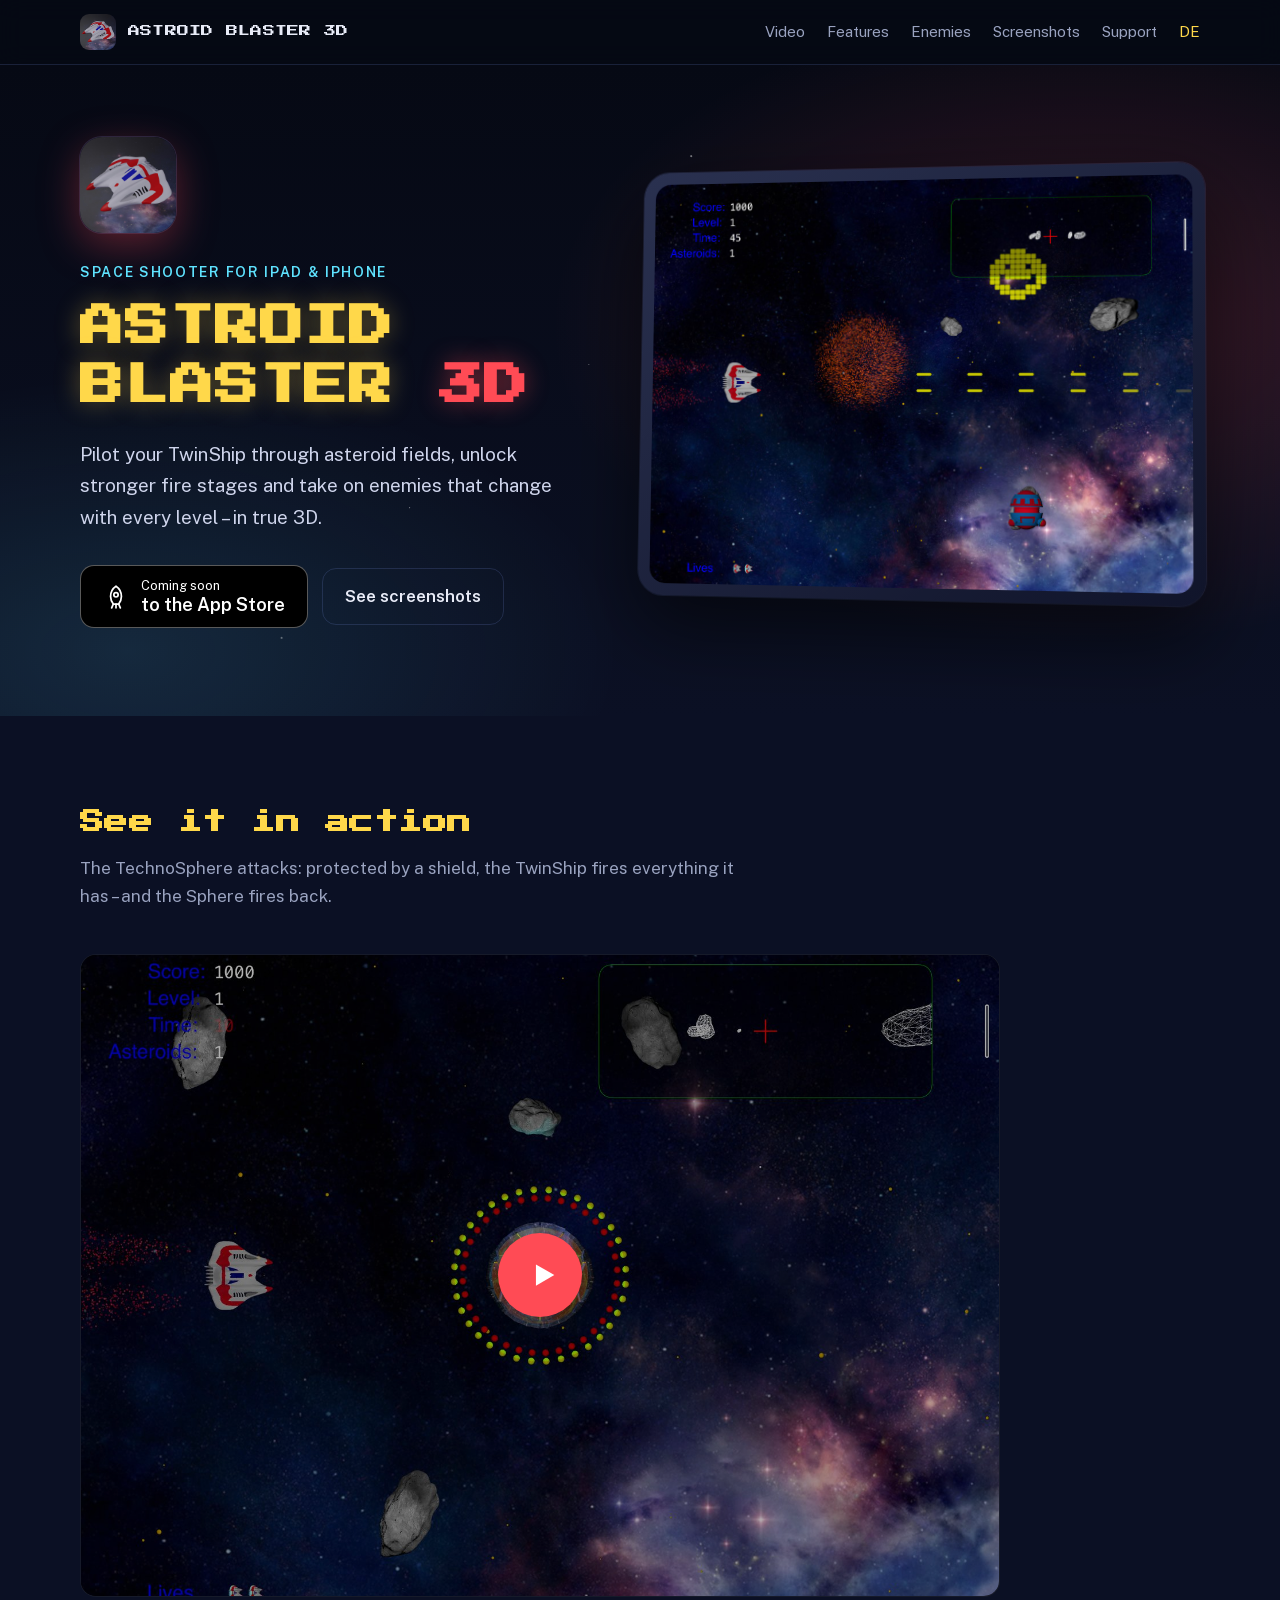
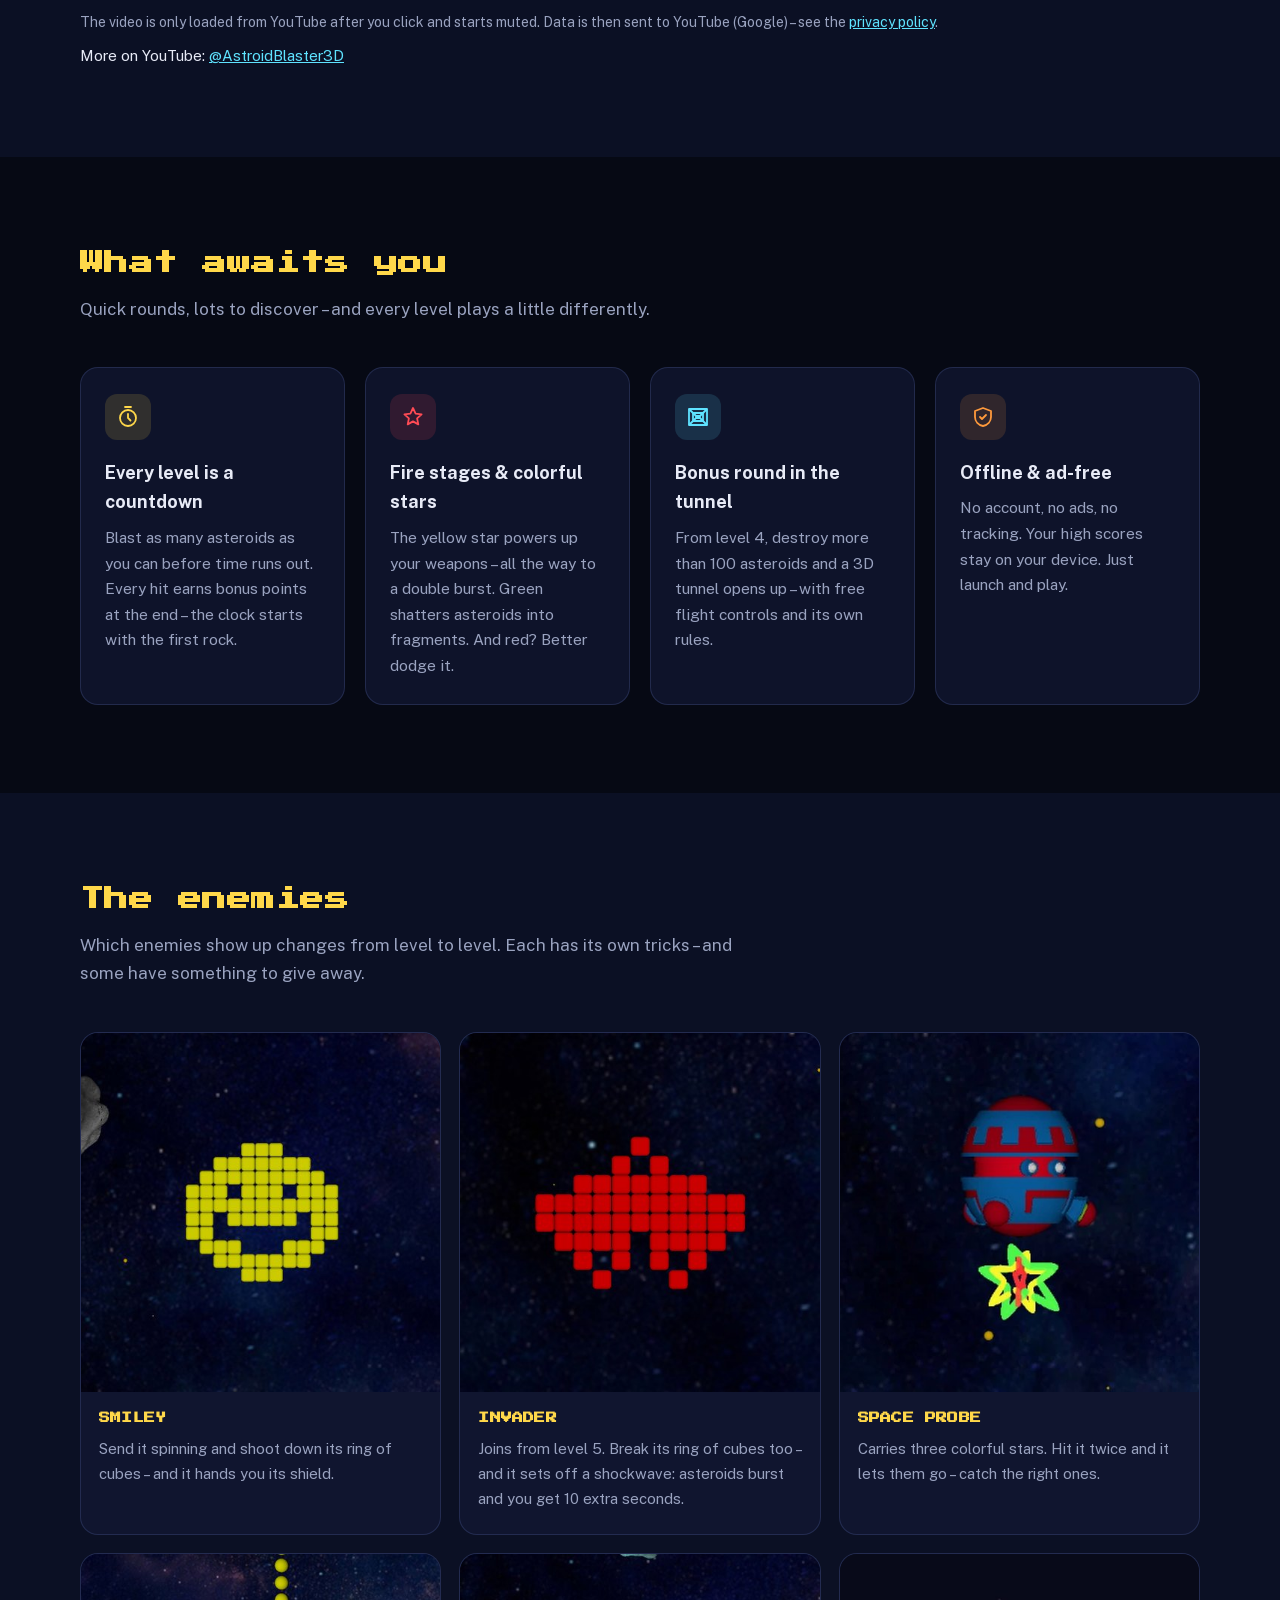
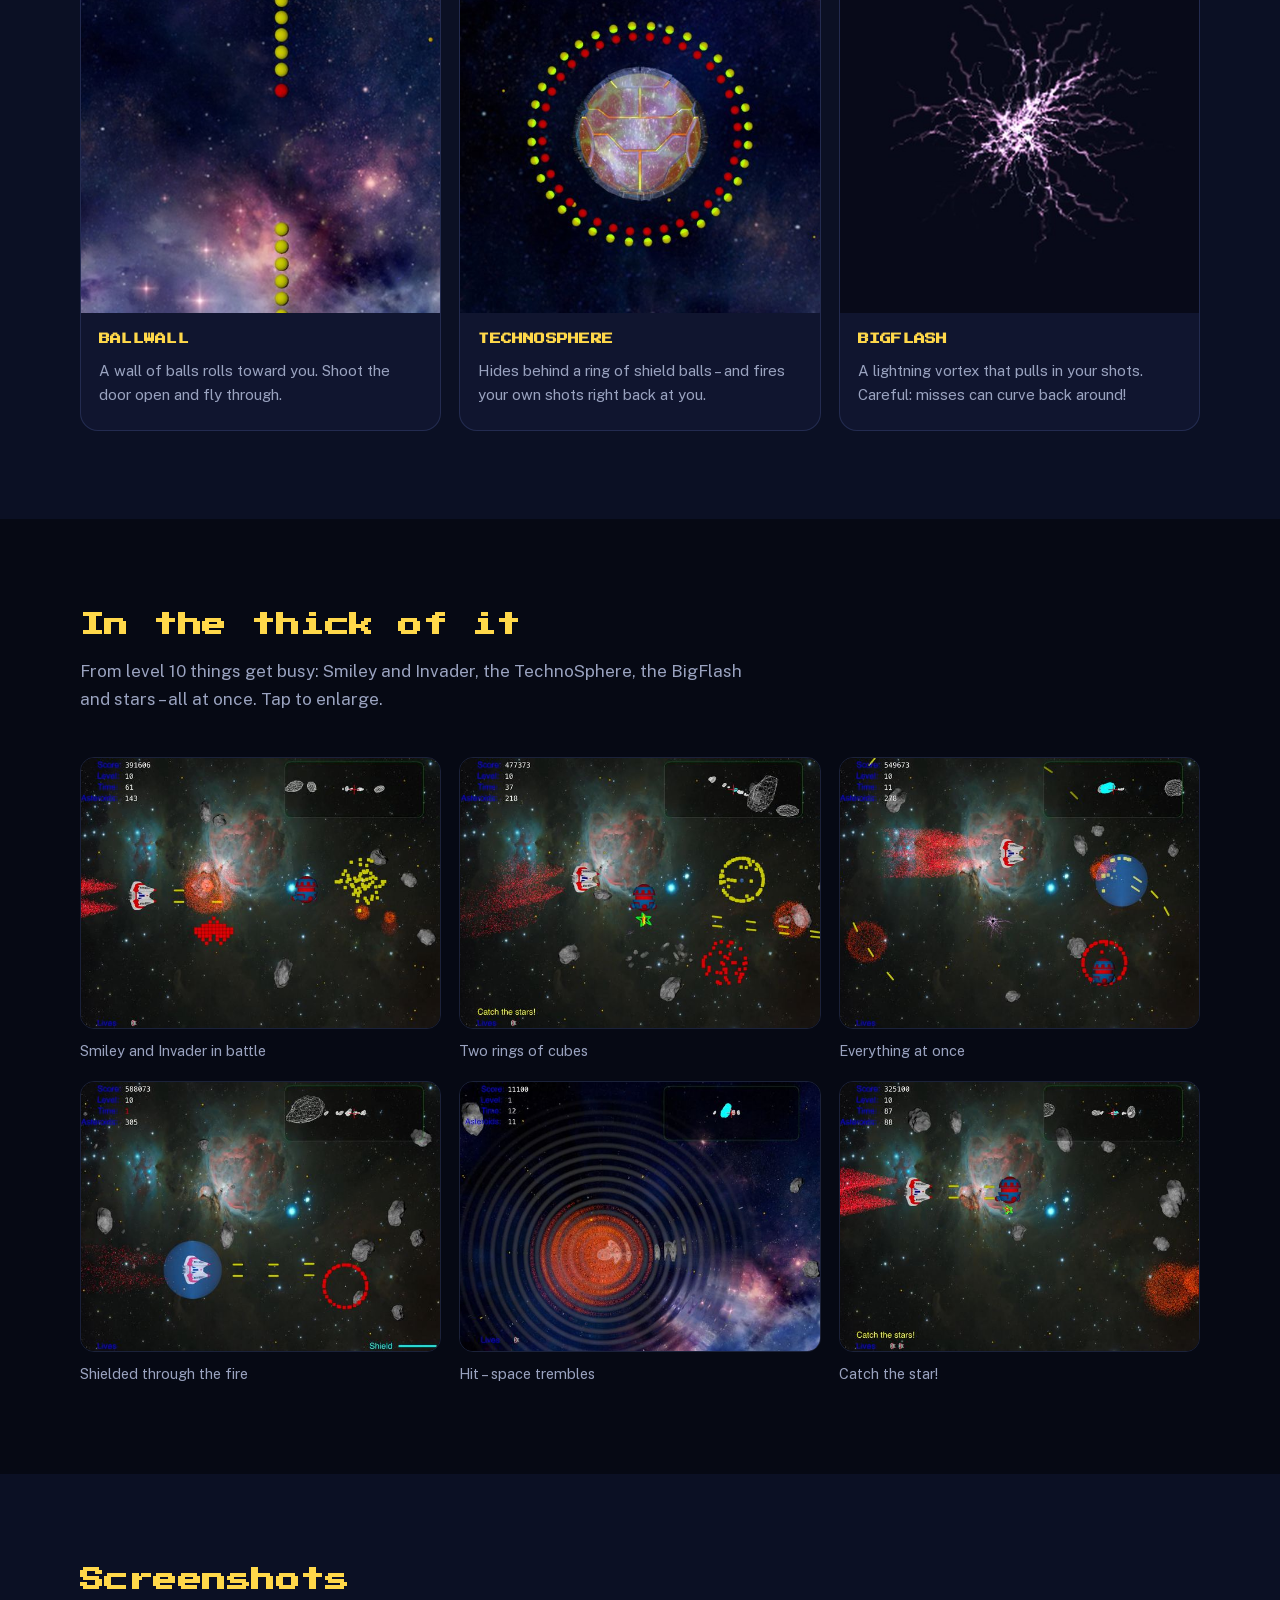
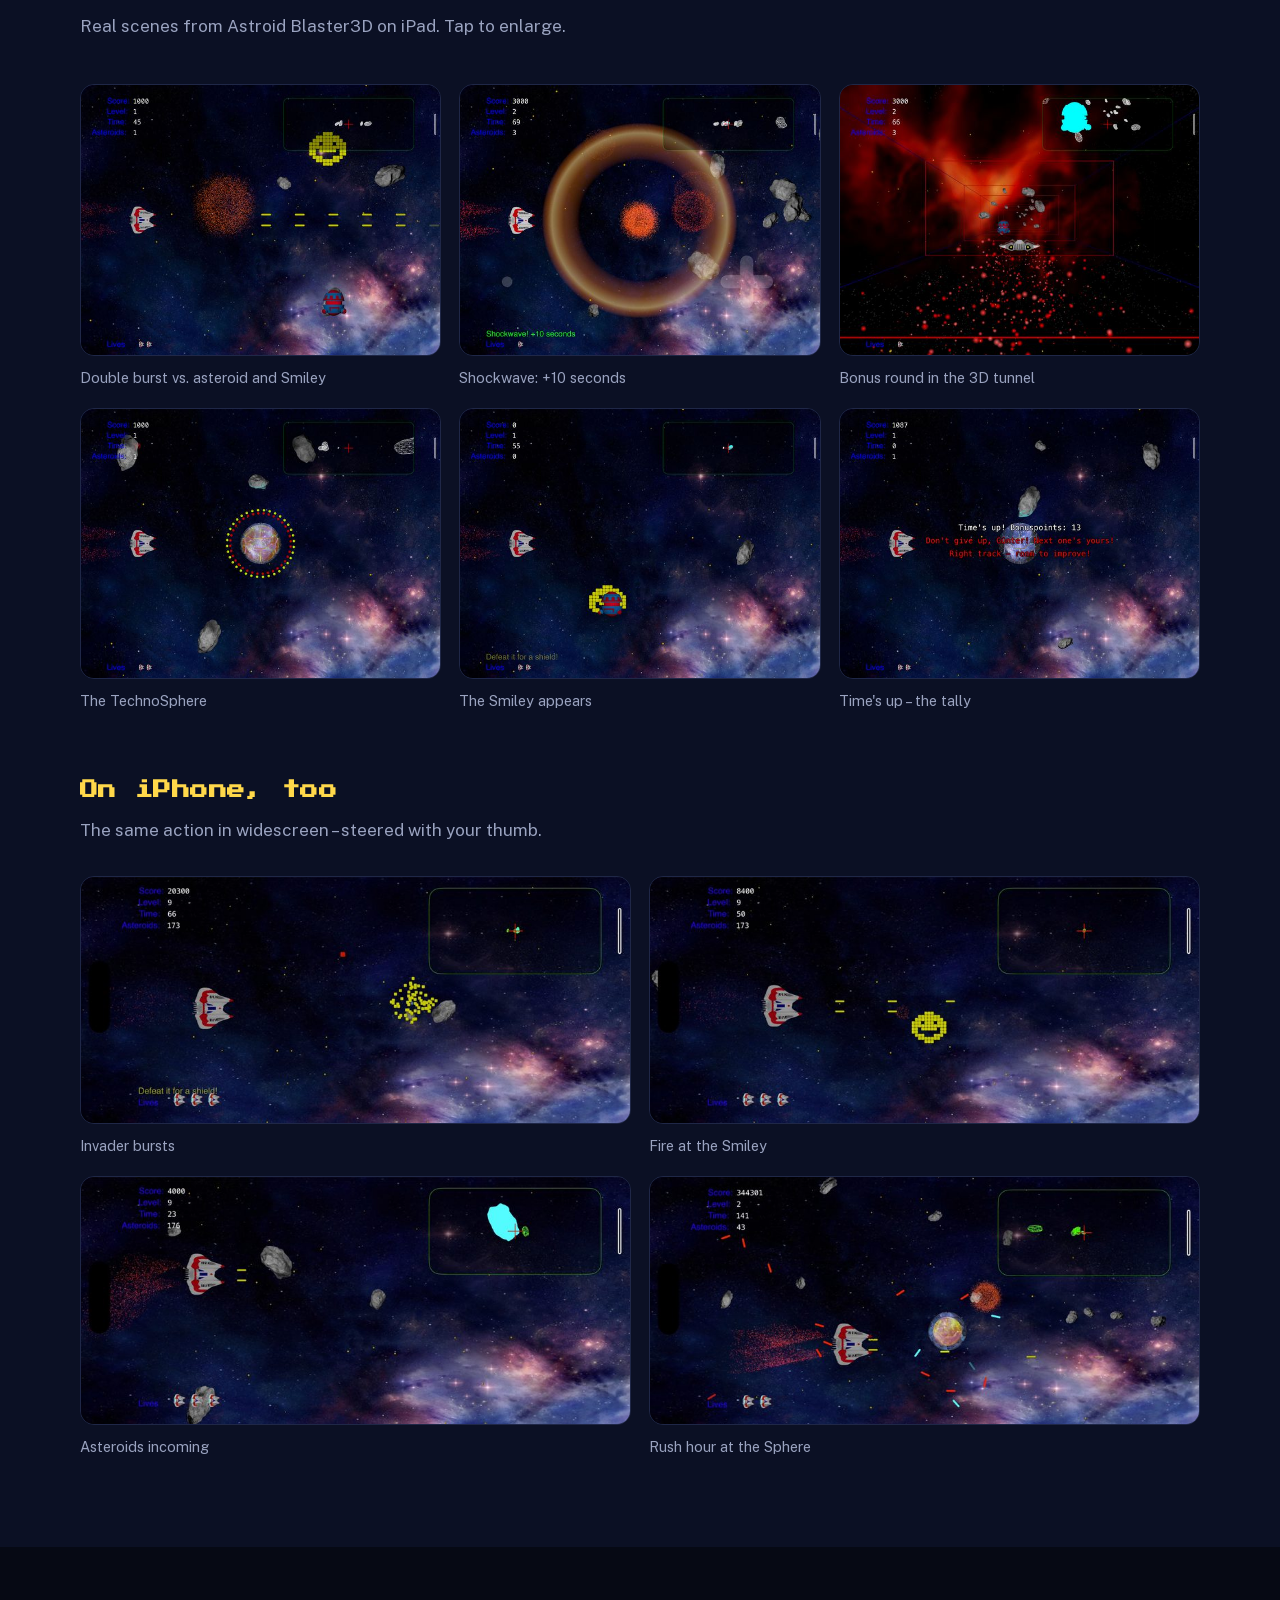
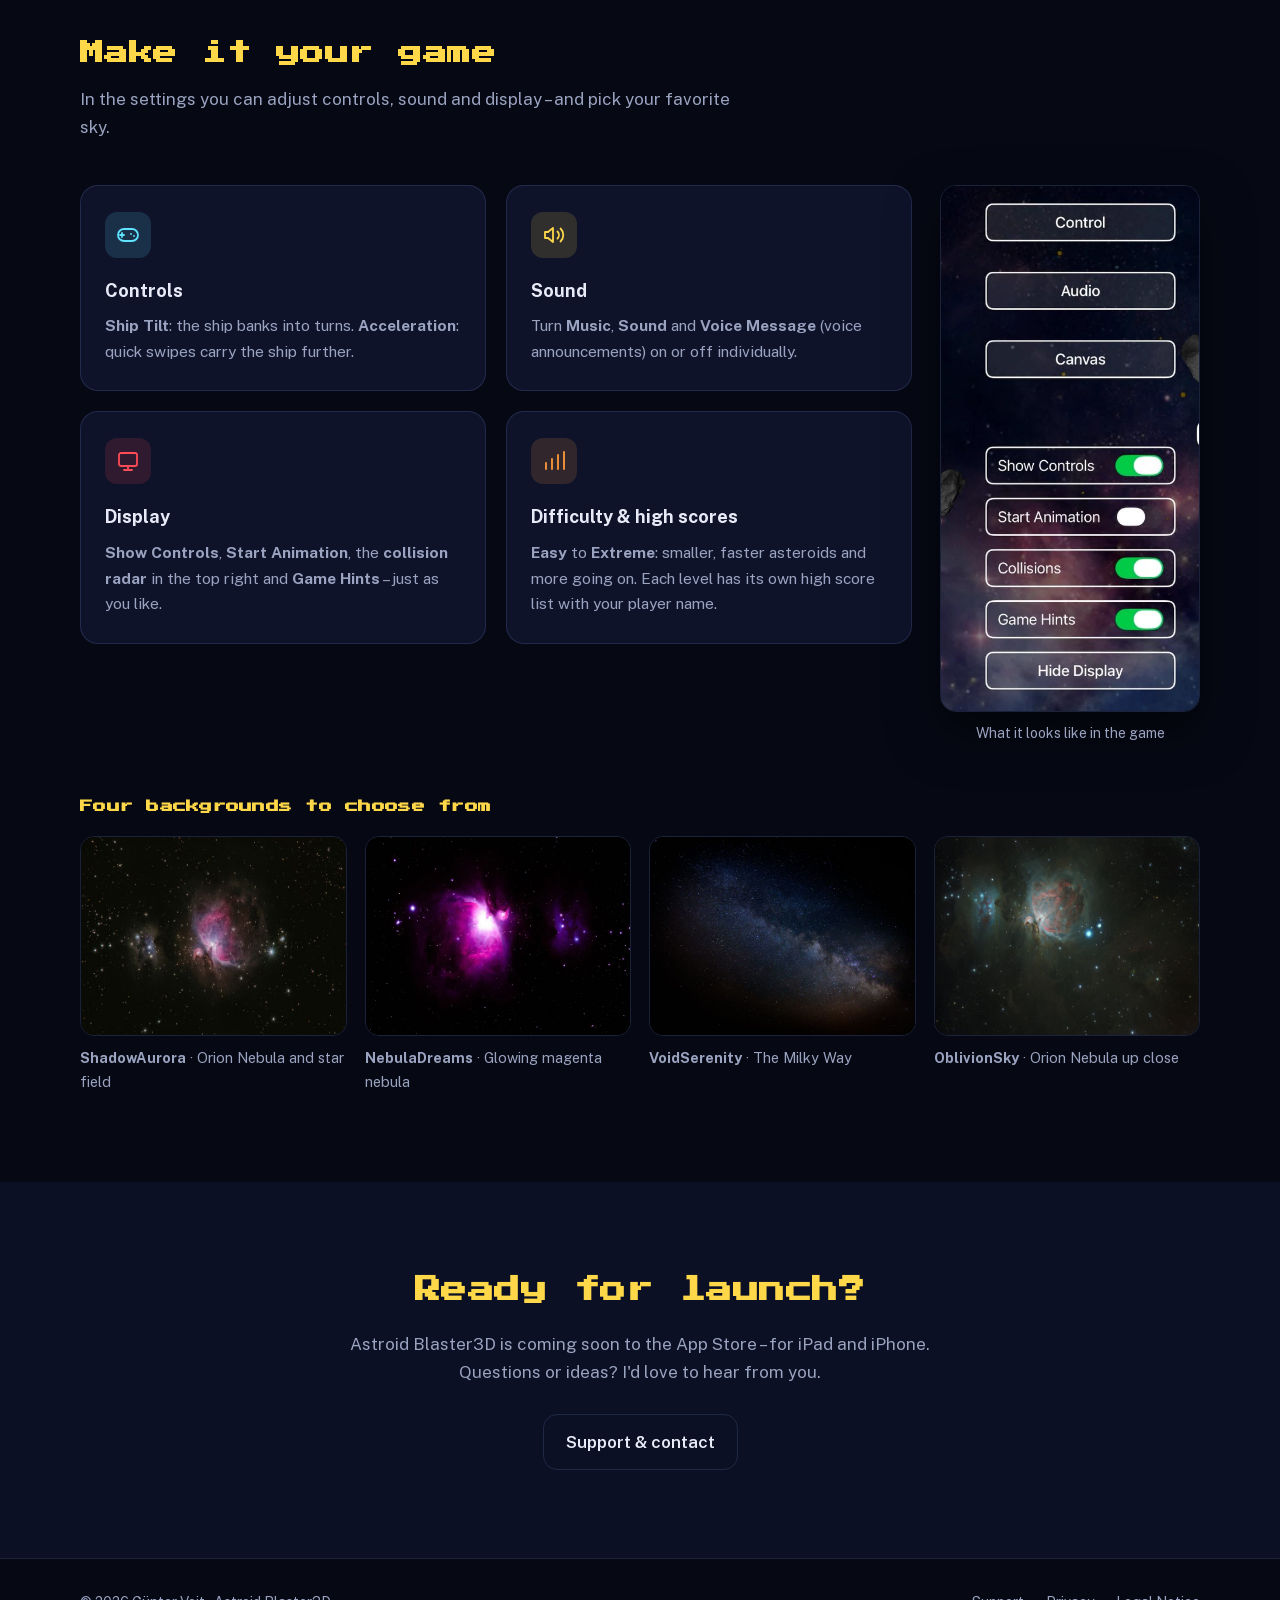
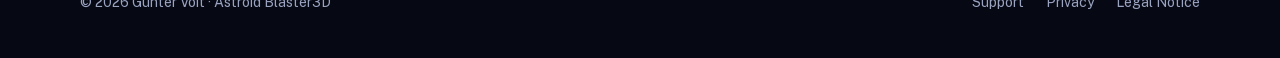
<file: index-en.html>
<!doctype html>
<html lang="en">
<head>
<meta charset="utf-8">
<meta name="viewport" content="width=device-width, initial-scale=1">
<title>Astroid Blaster3D – Space shooter for iPad and iPhone</title>
<meta name="description" content="Astroid Blaster3D: Pilot your TwinShip through asteroid fields, unlock stronger fire stages and take on ever-changing enemies – in true 3D. Offline, no ads, no tracking.">
<meta property="og:title" content="Astroid Blaster3D">
<meta property="og:description" content="A space shooter in true 3D for iPad and iPhone.">
<meta property="og:image" content="https://astroid-blaster.de/img/og-image.jpg">
<meta property="og:url" content="https://astroid-blaster.de/index-en.html">
<meta property="og:type" content="website">
<link rel="icon" href="img/favicon.png" type="image/png">
<link rel="apple-touch-icon" href="img/apple-touch-icon.png">
<link rel="alternate" hreflang="de" href="https://astroid-blaster.de/">
<link rel="stylesheet" href="home.css?v=4">
</head>
<body>

<header class="nav">
  <div class="wrap">
    <a class="brand pixel" href="index-en.html"><img src="img/favicon.png" alt=""><span>ASTROID BLASTER 3D</span></a>
    <nav class="nav-links" aria-label="Main navigation">
      <a href="#video">Video</a>
      <a href="#features">Features</a>
      <a href="#enemies">Enemies</a>
      <a href="#screenshots">Screenshots</a>
      <a class="keep" href="support-en.html">Support</a>
      <a class="lang" href="index.html" hreflang="de">DE</a>
    </nav>
  </div>
</header>

<main>
  <section class="hero">
    <div class="wrap">
      <div>
        <img class="hero-icon" src="img/icon-512.jpg" width="96" height="96" alt="Astroid Blaster3D app icon: the red and white TwinShip in space">
        <p class="eyebrow">Space shooter for iPad &amp; iPhone</p>
        <h1 class="pixel">ASTROID BLASTER <span>3D</span></h1>
        <p class="lead">Pilot your TwinShip through asteroid fields, unlock stronger fire stages and take on enemies that change with every level – in true 3D.</p>
        <div class="cta">
          <span class="badge-soon">
            <svg viewBox="0 0 24 24" fill="none" stroke="currentColor" stroke-width="1.6" stroke-linecap="round" stroke-linejoin="round" aria-hidden="true"><path d="M12 2c3 2 5 5.5 5 9.5 0 2.5-1 5-2.5 7h-5C8 16.5 7 14 7 11.5 7 7.5 9 4 12 2Z"/><circle cx="12" cy="10" r="2"/><path d="M9.5 18.5 8 22M14.5 18.5 16 22M12 18.5V22"/></svg>
            <span>Coming soon<strong>to the App Store</strong></span>
          </span>
          <a class="btn-ghost" href="#screenshots">See screenshots</a>
        </div>
      </div>
      <div class="device">
        <img src="img/shot-action.jpg" width="1600" height="1200" alt="Gameplay: the TwinShip fires a double burst, an asteroid explodes, and the cube Smiley grins at the top">
      </div>
    </div>
  </section>

  <section id="video" class="section-alt">
    <div class="wrap">
      <div class="section-head">
        <h2 class="pixel">See it in action</h2>
        <p>The TechnoSphere attacks: protected by a shield, the TwinShip fires everything it has – and the Sphere fires back.</p>
      </div>
      <div class="video-frame" data-video="Ty1Vjz3LN7g" data-title="Astroid Blaster3D – the TechnoSphere attacks">
        <a class="video-poster" href="https://www.youtube.com/watch?v=Ty1Vjz3LN7g" aria-label="Play video (loads YouTube)">
          <img src="img/shot-sphere.jpg" width="1600" height="1200" loading="lazy" alt="Preview: the TechnoSphere behind its shield ring">
          <span class="play"><svg viewBox="0 0 24 24" fill="currentColor" aria-hidden="true"><path d="M7 4.5v15l13-7.5z"/></svg></span>
        </a>
      </div>
      <p class="video-note">The video is only loaded from YouTube after you click and starts muted. Data is then sent to YouTube (Google) – see the <a href="privacy.html#youtube">privacy policy</a>.</p>
      <p class="video-channel">More on YouTube: <a href="https://www.youtube.com/@AstroidBlaster3D">@AstroidBlaster3D</a></p>
    </div>
  </section>

  <section id="features">
    <div class="wrap">
      <div class="section-head">
        <h2 class="pixel">What awaits you</h2>
        <p>Quick rounds, lots to discover – and every level plays a little differently.</p>
      </div>
      <div class="features">
        <article class="feature">
          <div class="ico" style="background:rgba(255,216,74,.14);color:var(--yellow)">
            <svg viewBox="0 0 24 24" fill="none" stroke="currentColor" stroke-width="1.8" stroke-linecap="round" aria-hidden="true"><circle cx="12" cy="13" r="8"/><path d="M12 9v4l2.5 2.5M9 2h6"/></svg>
          </div>
          <h3>Every level is a countdown</h3>
          <p>Blast as many asteroids as you can before time runs out. Every hit earns bonus points at the end – the clock starts with the first rock.</p>
        </article>
        <article class="feature">
          <div class="ico" style="background:rgba(255,75,85,.14);color:var(--red)">
            <svg viewBox="0 0 24 24" fill="none" stroke="currentColor" stroke-width="1.8" stroke-linejoin="round" aria-hidden="true"><path d="m12 3 2.6 5.6 6 .7-4.5 4.1 1.2 6L12 16.4 6.7 19.4l1.2-6L3.4 9.3l6-.7Z"/></svg>
          </div>
          <h3>Fire stages &amp; colorful stars</h3>
          <p>The yellow star powers up your weapons – all the way to a double burst. Green shatters asteroids into fragments. And red? Better dodge it.</p>
        </article>
        <article class="feature">
          <div class="ico" style="background:rgba(95,227,255,.14);color:var(--cyan)">
            <svg viewBox="0 0 24 24" fill="none" stroke="currentColor" stroke-width="1.8" stroke-linejoin="round" aria-hidden="true"><path d="M3 4h18v16H3z"/><path d="M7 8h10v8H7z"/><path d="M10 11h4v2h-4zM3 4l7 7M21 4l-7 7M3 20l7-7M21 20l-7-7"/></svg>
          </div>
          <h3>Bonus round in the tunnel</h3>
          <p>From level 4, destroy more than 100 asteroids and a 3D tunnel opens up – with free flight controls and its own rules.</p>
        </article>
        <article class="feature">
          <div class="ico" style="background:rgba(255,154,60,.14);color:var(--orange)">
            <svg viewBox="0 0 24 24" fill="none" stroke="currentColor" stroke-width="1.8" stroke-linecap="round" stroke-linejoin="round" aria-hidden="true"><path d="M12 3 4 6v6c0 4.5 3.4 8 8 9 4.6-1 8-4.5 8-9V6Z"/><path d="m9 12 2 2 4-4"/></svg>
          </div>
          <h3>Offline &amp; ad-free</h3>
          <p>No account, no ads, no tracking. Your high scores stay on your device. Just launch and play.</p>
        </article>
      </div>
    </div>
  </section>

  <section id="enemies" class="section-alt">
    <div class="wrap">
      <div class="section-head">
        <h2 class="pixel">The enemies</h2>
        <p>Which enemies show up changes from level to level. Each has its own tricks – and some have something to give away.</p>
      </div>
      <div class="enemies">
        <article class="enemy">
          <img src="img/enemy-smiley.jpg" width="480" height="480" loading="lazy" alt="The Smiley: a yellow face made of cubes">
          <div>
            <h3 class="pixel">SMILEY</h3>
            <p>Send it spinning and shoot down its ring of cubes – and it hands you its shield.</p>
          </div>
        </article>
        <article class="enemy">
          <img src="img/enemy-invader-red.jpg" width="480" height="480" loading="lazy" alt="The Invader: a red figure made of cubes">
          <div>
            <h3 class="pixel">INVADER</h3>
            <p>Joins from level 5. Break its ring of cubes too – and it sets off a shockwave: asteroids burst and you get 10 extra seconds.</p>
          </div>
        </article>
        <article class="enemy">
          <img src="img/enemy-probe.jpg" width="480" height="480" loading="lazy" alt="The Space Probe: a red and blue probe">
          <div>
            <h3 class="pixel">SPACE PROBE</h3>
            <p>Carries three colorful stars. Hit it twice and it lets them go – catch the right ones.</p>
          </div>
        </article>
        <article class="enemy">
          <img src="img/enemy-wall.jpg" width="480" height="480" loading="lazy" alt="The BallWall: a vertical wall of yellow balls with a red door">
          <div>
            <h3 class="pixel">BALLWALL</h3>
            <p>A wall of balls rolls toward you. Shoot the door open and fly through.</p>
          </div>
        </article>
        <article class="enemy">
          <img src="img/enemy-sphere.jpg" width="480" height="480" loading="lazy" alt="The TechnoSphere with its ring of red and yellow shield balls">
          <div>
            <h3 class="pixel">TECHNOSPHERE</h3>
            <p>Hides behind a ring of shield balls – and fires your own shots right back at you.</p>
          </div>
        </article>
        <article class="enemy">
          <img src="img/enemy-bigflash.jpg" width="480" height="480" loading="lazy" alt="The BigFlash: a swirling violet lightning ball">
          <div>
            <h3 class="pixel">BIGFLASH</h3>
            <p>A lightning vortex that pulls in your shots. Careful: misses can curve back around!</p>
          </div>
        </article>
      </div>
    </div>
  </section>

  <section id="action">
    <div class="wrap">
      <div class="section-head">
        <h2 class="pixel">In the thick of it</h2>
        <p>From level 10 things get busy: Smiley and Invader, the TechnoSphere, the BigFlash and stars – all at once. Tap to enlarge.</p>
      </div>
      <div class="gallery">
        <figure><a href="img/action-duel.jpg" data-caption="Smiley and Invader at once – the Smiley breaks apart, the Invader attacks"><img src="img/action-duel-sm.jpg" width="640" height="468" loading="lazy" alt="Smiley and Invader at once – the Smiley breaks apart, the Invader attacks"></a><figcaption>Smiley and Invader in battle</figcaption></figure>
        <figure><a href="img/action-rings.jpg" data-caption="Smiley and Invader form their rings of cubes"><img src="img/action-rings-sm.jpg" width="640" height="468" loading="lazy" alt="Smiley and Invader form their rings of cubes"></a><figcaption>Two rings of cubes</figcaption></figure>
        <figure><a href="img/action-sphere-flash.jpg" data-caption="TechnoSphere, BigFlash and the Invader&#39;s ring at once"><img src="img/action-sphere-flash-sm.jpg" width="640" height="468" loading="lazy" alt="TechnoSphere, BigFlash and the Invader&#39;s ring at once"></a><figcaption>Everything at once</figcaption></figure>
        <figure><a href="img/action-shield.jpg" data-caption="Shielded through the fire – one second before time&#39;s up"><img src="img/action-shield-sm.jpg" width="640" height="468" loading="lazy" alt="Shielded through the fire – one second before time&#39;s up"></a><figcaption>Shielded through the fire</figcaption></figure>
        <figure><a href="img/action-ripple.jpg" data-caption="Hit! Space itself starts to tremble"><img src="img/action-ripple-sm.jpg" width="640" height="468" loading="lazy" alt="Hit! Space itself starts to tremble"></a><figcaption>Hit – space trembles</figcaption></figure>
        <figure><a href="img/action-probe-star.jpg" data-caption="The probe releases its star"><img src="img/action-probe-star-sm.jpg" width="640" height="468" loading="lazy" alt="The probe releases its star"></a><figcaption>Catch the star!</figcaption></figure>
      </div>
    </div>
  </section>

  <section id="screenshots" class="section-alt">
    <div class="wrap">
      <div class="section-head">
        <h2 class="pixel">Screenshots</h2>
        <p>Real scenes from Astroid Blaster3D on iPad. Tap to enlarge.</p>
      </div>
      <div class="gallery">
        <figure><a href="img/shot-action.jpg" data-caption="Double burst, explosion and the grinning Smiley"><img src="img/shot-action-sm.jpg" width="640" height="480" loading="lazy" alt="A double burst hits an asteroid"></a><figcaption>Double burst vs. asteroid and Smiley</figcaption></figure>
        <figure><a href="img/shot-shockwave.jpg" data-caption="The red Invader&#39;s shockwave – plus 10 seconds of level time"><img src="img/shot-shockwave-sm.jpg" width="640" height="480" loading="lazy" alt="A glowing orange shockwave blasts asteroids"></a><figcaption>Shockwave: +10 seconds</figcaption></figure>
        <figure><a href="img/shot-tunnel.jpg" data-caption="The bonus round: free flight through a 3D tunnel"><img src="img/shot-tunnel-sm.jpg" width="640" height="480" loading="lazy" alt="The bonus ship flies through a red tunnel"></a><figcaption>Bonus round in the 3D tunnel</figcaption></figure>
        <figure><a href="img/shot-sphere.jpg" data-caption="The TechnoSphere behind its shield ring"><img src="img/shot-sphere-sm.jpg" width="640" height="480" loading="lazy" alt="TechnoSphere with a ring of shield balls"></a><figcaption>The TechnoSphere</figcaption></figure>
        <figure><a href="img/shot-invader.jpg" data-caption="The Smiley assembles – defeat it for a shield"><img src="img/shot-invader-sm.jpg" width="640" height="480" loading="lazy" alt="The Smiley appears"></a><figcaption>The Smiley appears</figcaption></figure>
        <figure><a href="img/shot-timesup.jpg" data-caption="Time&#39;s up! The end-of-level tally"><img src="img/shot-timesup-sm.jpg" width="640" height="480" loading="lazy" alt="End of level with bonus points"></a><figcaption>Time&#39;s up – the tally</figcaption></figure>
      </div>
      <div class="section-head sub">
        <h3 class="pixel">On iPhone, too</h3>
        <p>The same action in widescreen – steered with your thumb.</p>
      </div>
      <div class="gallery wide">
        <figure><a href="img/iphone-invader-burst.jpg" data-caption="The Invader bursts – defeat it for a shield"><img src="img/iphone-invader-burst-sm.jpg" width="800" height="359" loading="lazy" alt="The Invader breaks apart into yellow cubes"></a><figcaption>Invader bursts</figcaption></figure>
        <figure><a href="img/iphone-smiley.jpg" data-caption="Double fire on the grinning Smiley"><img src="img/iphone-smiley-sm.jpg" width="800" height="359" loading="lazy" alt="The TwinShip fires at the cube Smiley"></a><figcaption>Fire at the Smiley</figcaption></figure>
        <figure><a href="img/iphone-asteroids.jpg" data-caption="Asteroids incoming"><img src="img/iphone-asteroids-sm.jpg" width="800" height="359" loading="lazy" alt="Asteroids heading for the TwinShip"></a><figcaption>Asteroids incoming</figcaption></figure>
        <figure><a href="img/iphone-sphere.jpg" data-caption="Rush hour around the TechnoSphere"><img src="img/iphone-sphere-sm.jpg" width="800" height="359" loading="lazy" alt="TechnoSphere, asteroids and shots in iPhone landscape"></a><figcaption>Rush hour at the Sphere</figcaption></figure>
      </div>
    </div>
  </section>

  <section id="settings">
    <div class="wrap">
      <div class="section-head">
        <h2 class="pixel">Make it your game</h2>
        <p>In the settings you can adjust controls, sound and display – and pick your favorite sky.</p>
      </div>
      <div class="settings-row">
        <div class="features">
          <article class="feature">
            <div class="ico" style="background:rgba(95,227,255,.14);color:var(--cyan)">
              <svg viewBox="0 0 24 24" fill="none" stroke="currentColor" stroke-width="1.8" stroke-linecap="round" stroke-linejoin="round" aria-hidden="true"><path d="M4 12h4M6 10v4M15 11h.01M18 13h.01"/><rect x="2" y="6" width="20" height="12" rx="6"/></svg>
            </div>
            <h3>Controls</h3>
            <p><strong>Ship Tilt</strong>: the ship banks into turns. <strong>Acceleration</strong>: quick swipes carry the ship further.</p>
          </article>
          <article class="feature">
            <div class="ico" style="background:rgba(255,216,74,.14);color:var(--yellow)">
              <svg viewBox="0 0 24 24" fill="none" stroke="currentColor" stroke-width="1.8" stroke-linecap="round" stroke-linejoin="round" aria-hidden="true"><path d="M11 5 6 9H3v6h3l5 4V5Z"/><path d="M15.5 8.5a5 5 0 0 1 0 7M18.5 5.5a9 9 0 0 1 0 13"/></svg>
            </div>
            <h3>Sound</h3>
            <p>Turn <strong>Music</strong>, <strong>Sound</strong> and <strong>Voice Message</strong> (voice announcements) on or off individually.</p>
          </article>
          <article class="feature">
            <div class="ico" style="background:rgba(255,75,85,.14);color:var(--red)">
              <svg viewBox="0 0 24 24" fill="none" stroke="currentColor" stroke-width="1.8" stroke-linecap="round" stroke-linejoin="round" aria-hidden="true"><rect x="3" y="4" width="18" height="13" rx="2"/><path d="M8 21h8M12 17v4"/></svg>
            </div>
            <h3>Display</h3>
            <p><strong>Show Controls</strong>, <strong>Start Animation</strong>, the <strong>collision radar</strong> in the top right and <strong>Game Hints</strong> – just as you like.</p>
          </article>
          <article class="feature">
            <div class="ico" style="background:rgba(255,154,60,.14);color:var(--orange)">
              <svg viewBox="0 0 24 24" fill="none" stroke="currentColor" stroke-width="1.8" stroke-linecap="round" stroke-linejoin="round" aria-hidden="true"><path d="M4 20V14M10 20V10M16 20V6M22 20V3"/></svg>
            </div>
            <h3>Difficulty &amp; high scores</h3>
            <p><strong>Easy</strong> to <strong>Extreme</strong>: smaller, faster asteroids and more going on. Each level has its own high score list with your player name.</p>
          </article>
        </div>
        <div class="settings-col">
          <div class="settings-shot"><img src="img/settings-panel.jpg" width="442" height="900" loading="lazy" alt="In-game settings: Control, Audio, Canvas and the switches Show Controls, Start Animation, Collisions and Game Hints"></div>
          <p>What it looks like in the game</p>
        </div>
      </div>
      <h3 class="pixel sub-head">Four backgrounds to choose from</h3>
      <div class="gallery four">
        <figure><a href="img/canvas-shadowaurora-lg.jpg" data-caption="ShadowAurora – Orion Nebula and star field"><img src="img/canvas-shadowaurora.jpg" width="640" height="480" loading="lazy" alt="Orion Nebula and star field"></a><figcaption><strong>ShadowAurora</strong> · Orion Nebula and star field</figcaption></figure>
        <figure><a href="img/canvas-nebuladreams-lg.jpg" data-caption="NebulaDreams – Glowing magenta nebula"><img src="img/canvas-nebuladreams.jpg" width="640" height="480" loading="lazy" alt="Glowing magenta nebula"></a><figcaption><strong>NebulaDreams</strong> · Glowing magenta nebula</figcaption></figure>
        <figure><a href="img/canvas-voidserenity-lg.jpg" data-caption="VoidSerenity – The Milky Way"><img src="img/canvas-voidserenity.jpg" width="640" height="480" loading="lazy" alt="The Milky Way"></a><figcaption><strong>VoidSerenity</strong> · The Milky Way</figcaption></figure>
        <figure><a href="img/canvas-oblivionsky-lg.jpg" data-caption="OblivionSky – Orion Nebula up close"><img src="img/canvas-oblivionsky.jpg" width="640" height="480" loading="lazy" alt="Orion Nebula up close"></a><figcaption><strong>OblivionSky</strong> · Orion Nebula up close</figcaption></figure>
      </div>
    </div>
  </section>

  <section class="closing section-alt">
    <div class="wrap">
      <h2 class="pixel">Ready for launch?</h2>
      <p>Astroid Blaster3D is coming soon to the App Store – for iPad and iPhone. Questions or ideas? I&#39;d love to hear from you.</p>
      <div class="cta">
        <a class="btn-ghost" href="support-en.html">Support &amp; contact</a>
      </div>
    </div>
  </section>
</main>

<footer class="site">
  <div class="wrap">
    <span>© 2026 Günter Voit · Astroid Blaster3D</span>
    <nav aria-label="Legal">
      <a href="support-en.html">Support</a>
      <a href="privacy.html">Privacy</a>
      <a href="impressum.html">Legal Notice</a>
    </nav>
  </div>
</footer>

<dialog class="lightbox" id="lightbox" aria-label="Enlarged image">
  <button type="button" aria-label="Close">×</button>
  <img src="img/shot-action-sm.jpg" alt="">
  <p></p>
</dialog>

<script>
  // Video erst nach dem Klick laden (2-Klick-Lösung) - vorher keine Verbindung zu
  // YouTube. Stumm (mute=1): Safari blockiert den Autostart mit Ton aus fremden
  // Fenstern, sonst brauchte es einen zweiten Klick. Ohne JavaScript öffnet der
  // Link das Video direkt auf YouTube.
  (function () {
    document.querySelectorAll(".video-frame").forEach(function (frame) {
      var link = frame.querySelector(".video-poster");
      link.addEventListener("click", function (e) {
        e.preventDefault();
        var iframe = document.createElement("iframe");
        iframe.src = "https://www.youtube-nocookie.com/embed/" + frame.dataset.video + "?autoplay=1&mute=1&rel=0";
        iframe.title = frame.dataset.title || "YouTube";
        iframe.allow = "autoplay; encrypted-media; picture-in-picture; fullscreen";
        iframe.allowFullscreen = true;
        frame.replaceChild(iframe, link);
      });
    });
  })();
  // Show gallery images enlarged in a dialog - without JavaScript the link simply opens the image
  (function () {
    var dlg = document.getElementById("lightbox");
    if (!dlg || typeof dlg.showModal !== "function") return;
    var img = dlg.querySelector("img"), cap = dlg.querySelector("p");
    document.querySelectorAll(".gallery a").forEach(function (a) {
      a.addEventListener("click", function (e) {
        e.preventDefault();
        img.src = a.getAttribute("href");
        img.alt = a.querySelector("img").alt;
        cap.textContent = a.dataset.caption || "";
        dlg.showModal();
      });
    });
    dlg.querySelector("button").addEventListener("click", function () { dlg.close(); });
    dlg.addEventListener("click", function (e) { if (e.target === dlg) dlg.close(); });
  })();
</script>
</body>
</html>
</file>
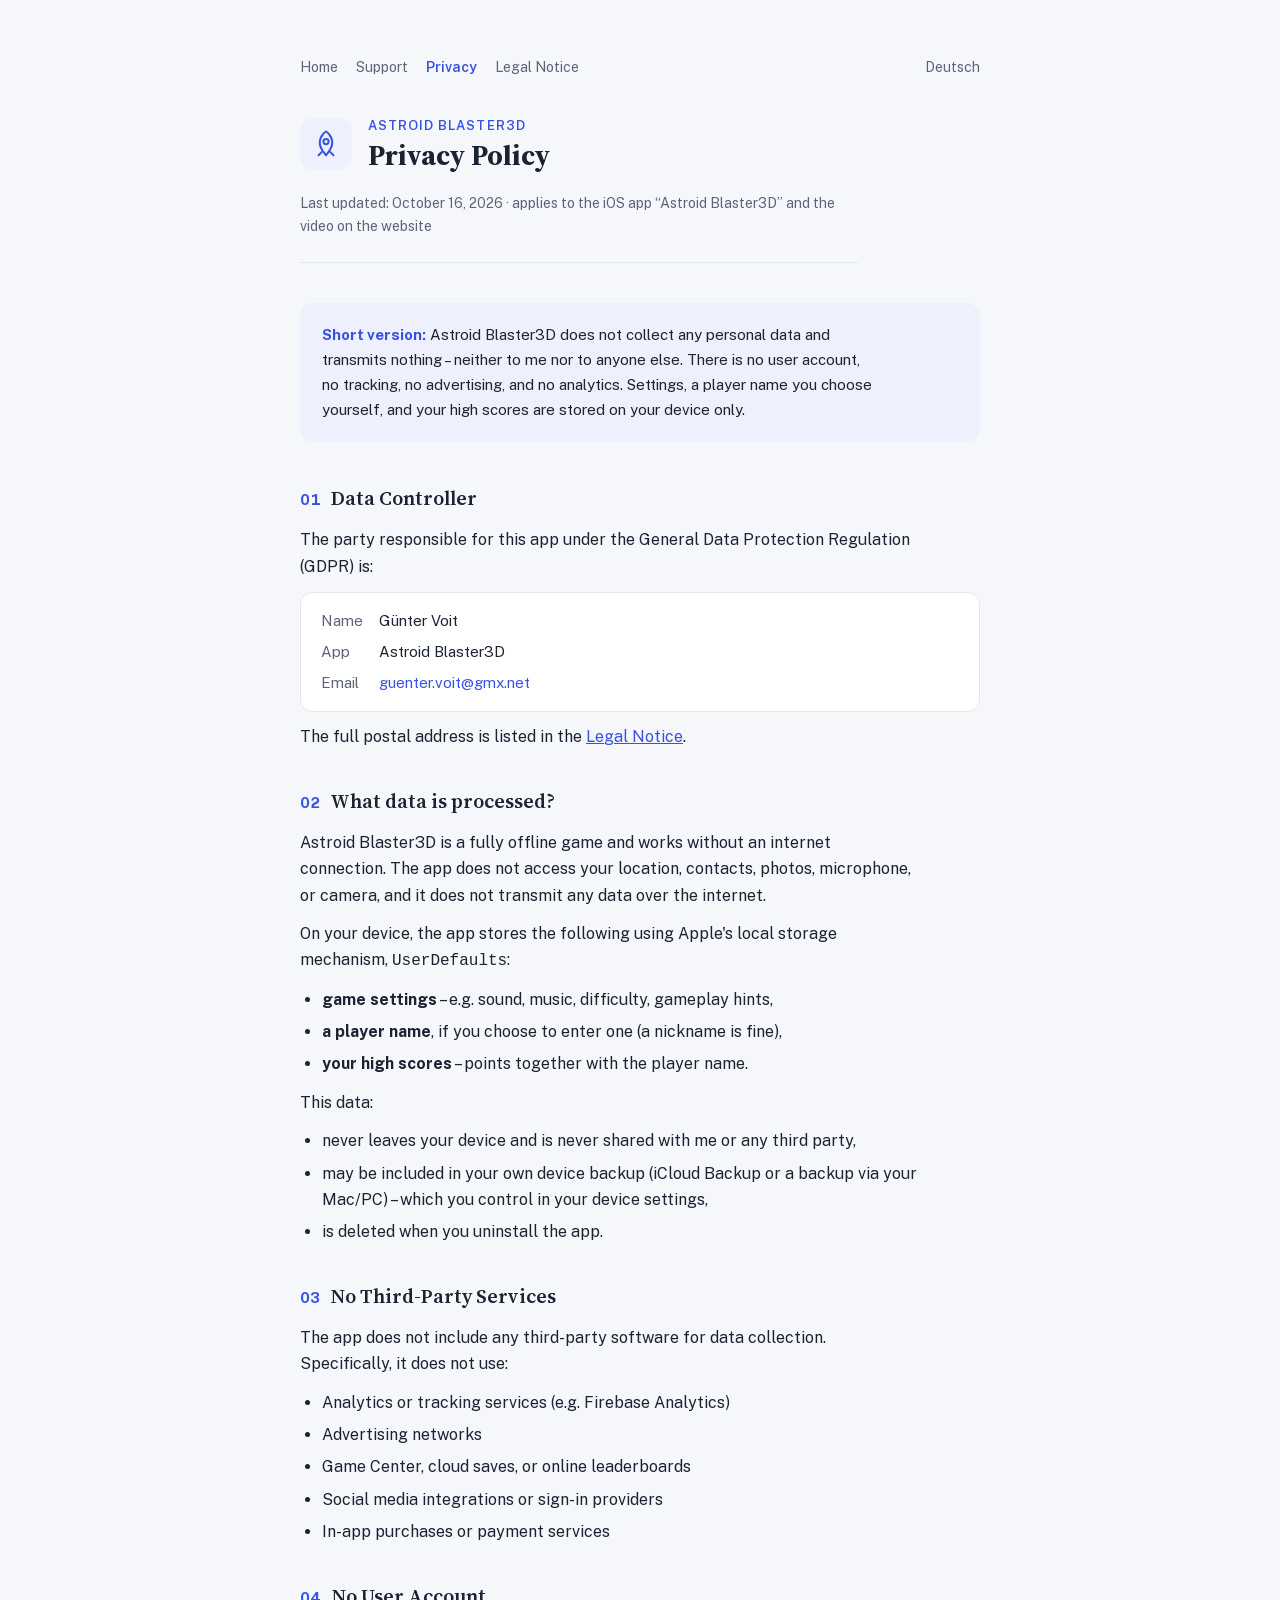
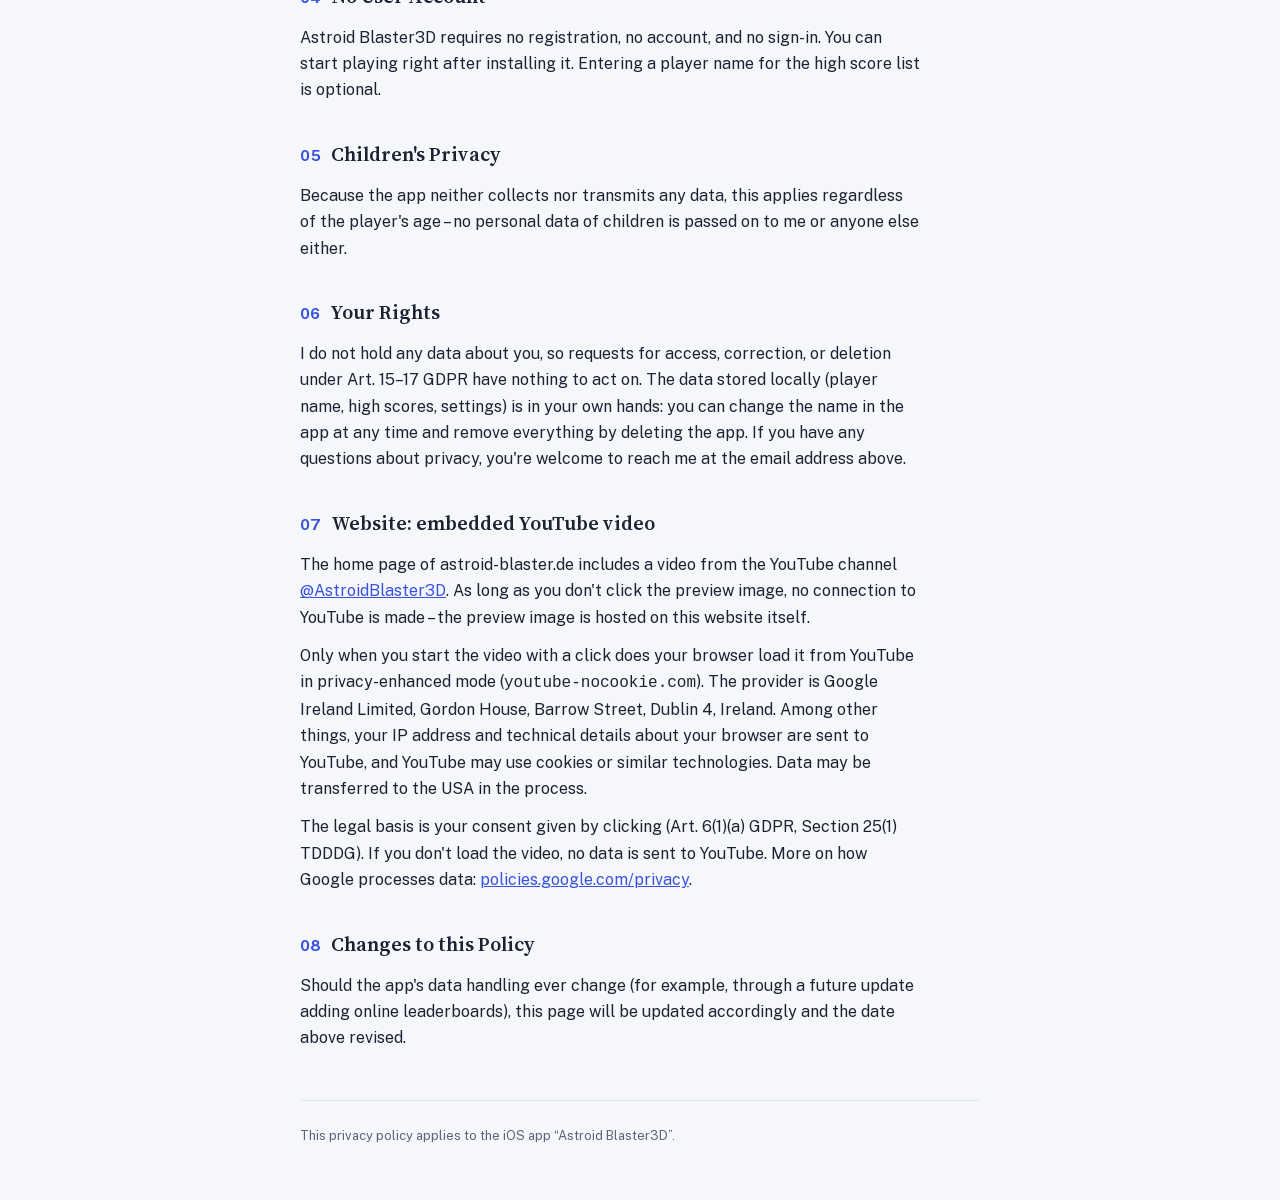
<file: privacy.html>
<!doctype html>
<html lang="en">
<head>
<meta charset="utf-8">
<meta name="viewport" content="width=device-width, initial-scale=1">
<title>Astroid Blaster3D – Privacy</title>
<link rel="icon" href="img/favicon.png" type="image/png">
<link rel="stylesheet" href="style.css">
</head>
<body>
<main>
  <nav class="top">
    <a href="index-en.html">Home</a>
    <a href="support-en.html">Support</a>
    <a href="privacy.html" aria-current="page">Privacy</a>
    <a href="impressum.html">Legal Notice</a>
    <a class="lang" href="datenschutz.html" hreflang="de">Deutsch</a>
  </nav>

  <header>
    <div class="badge">
      <svg viewBox="0 0 24 24" fill="none" xmlns="http://www.w3.org/2000/svg" aria-hidden="true">
        <path d="M12 2C12 2 17 5 17 11C17 14.5 15.5 17 12 21C8.5 17 7 14.5 7 11C7 5 12 2 12 2Z" stroke="var(--accent)" stroke-width="1.6" stroke-linejoin="round"/>
        <circle cx="12" cy="10" r="2.1" stroke="var(--accent)" stroke-width="1.6"/>
        <path d="M8.5 18.5L6 21M15.5 18.5L18 21" stroke="var(--accent)" stroke-width="1.6" stroke-linecap="round"/>
      </svg>
    </div>
    <div>
      <p class="eyebrow">Astroid Blaster3D</p>
      <h1>Privacy Policy</h1>
    </div>
  </header>

  <p class="meta">Last updated: October 16, 2026 · applies to the iOS app &#8220;Astroid Blaster3D&#8221; and the video on the website</p>

  <div class="summary">
    <p><strong>Short version:</strong> Astroid Blaster3D does not collect any personal data and transmits nothing – neither to me nor to anyone else. There is no user account, no tracking, no advertising, and no analytics. Settings, a player name you choose yourself, and your high scores are stored on your device only.</p>
  </div>

  <section>
    <h2><span class="num">01</span> Data Controller</h2>
    <p>The party responsible for this app under the General Data Protection Regulation (GDPR) is:</p>
    <div class="card">
      <dl>
        <dt>Name</dt><dd>Günter Voit</dd>
        <dt>App</dt><dd>Astroid Blaster3D</dd>
        <dt>Email</dt><dd><a href="mailto:guenter.voit@gmx.net">guenter.voit@gmx.net</a></dd>
      </dl>
    </div>
    <p style="margin-top:12px">The full postal address is listed in the <a href="impressum.html">Legal Notice</a>.</p>
  </section>

  <section>
    <h2><span class="num">02</span> What data is processed?</h2>
    <p>Astroid Blaster3D is a fully offline game and works without an internet connection. The app does not access your location, contacts, photos, microphone, or camera, and it does not transmit any data over the internet.</p>
    <p>On your device, the app stores the following using Apple's local storage mechanism, <code>UserDefaults</code>:</p>
    <ul>
      <li><strong>game settings</strong> – e.g. sound, music, difficulty, gameplay hints,</li>
      <li><strong>a player name</strong>, if you choose to enter one (a nickname is fine),</li>
      <li><strong>your high scores</strong> – points together with the player name.</li>
    </ul>
    <p>This data:</p>
    <ul>
      <li>never leaves your device and is never shared with me or any third party,</li>
      <li>may be included in your own device backup (iCloud Backup or a backup via your Mac/PC) – which you control in your device settings,</li>
      <li>is deleted when you uninstall the app.</li>
    </ul>
  </section>

  <section>
    <h2><span class="num">03</span> No Third-Party Services</h2>
    <p>The app does not include any third-party software for data collection. Specifically, it does not use:</p>
    <ul>
      <li>Analytics or tracking services (e.g. Firebase Analytics)</li>
      <li>Advertising networks</li>
      <li>Game Center, cloud saves, or online leaderboards</li>
      <li>Social media integrations or sign-in providers</li>
      <li>In-app purchases or payment services</li>
    </ul>
  </section>

  <section>
    <h2><span class="num">04</span> No User Account</h2>
    <p>Astroid Blaster3D requires no registration, no account, and no sign-in. You can start playing right after installing it. Entering a player name for the high score list is optional.</p>
  </section>

  <section>
    <h2><span class="num">05</span> Children's Privacy</h2>
    <p>Because the app neither collects nor transmits any data, this applies regardless of the player's age – no personal data of children is passed on to me or anyone else either.</p>
  </section>

  <section>
    <h2><span class="num">06</span> Your Rights</h2>
    <p>I do not hold any data about you, so requests for access, correction, or deletion under Art. 15–17 GDPR have nothing to act on. The data stored locally (player name, high scores, settings) is in your own hands: you can change the name in the app at any time and remove everything by deleting the app. If you have any questions about privacy, you're welcome to reach me at the email address above.</p>
  </section>

  <section id="youtube">
    <h2><span class="num">07</span> Website: embedded YouTube video</h2>
    <p>The home page of astroid-blaster.de includes a video from the YouTube channel <a href="https://www.youtube.com/@AstroidBlaster3D">@AstroidBlaster3D</a>. As long as you don't click the preview image, no connection to YouTube is made &#8211; the preview image is hosted on this website itself.</p>
    <p>Only when you start the video with a click does your browser load it from YouTube in privacy-enhanced mode (<code>youtube-nocookie.com</code>). The provider is Google Ireland Limited, Gordon House, Barrow Street, Dublin 4, Ireland. Among other things, your IP address and technical details about your browser are sent to YouTube, and YouTube may use cookies or similar technologies. Data may be transferred to the USA in the process.</p>
    <p>The legal basis is your consent given by clicking (Art. 6(1)(a) GDPR, Section 25(1) TDDDG). If you don't load the video, no data is sent to YouTube. More on how Google processes data: <a href="https://policies.google.com/privacy">policies.google.com/privacy</a>.</p>
  </section>

  <section>
    <h2><span class="num">08</span> Changes to this Policy</h2>
    <p>Should the app's data handling ever change (for example, through a future update adding online leaderboards), this page will be updated accordingly and the date above revised.</p>
  </section>

  <footer>
    This privacy policy applies to the iOS app &#8220;Astroid Blaster3D&#8221;.
  </footer>
</main>
</body>
</html>
</file>
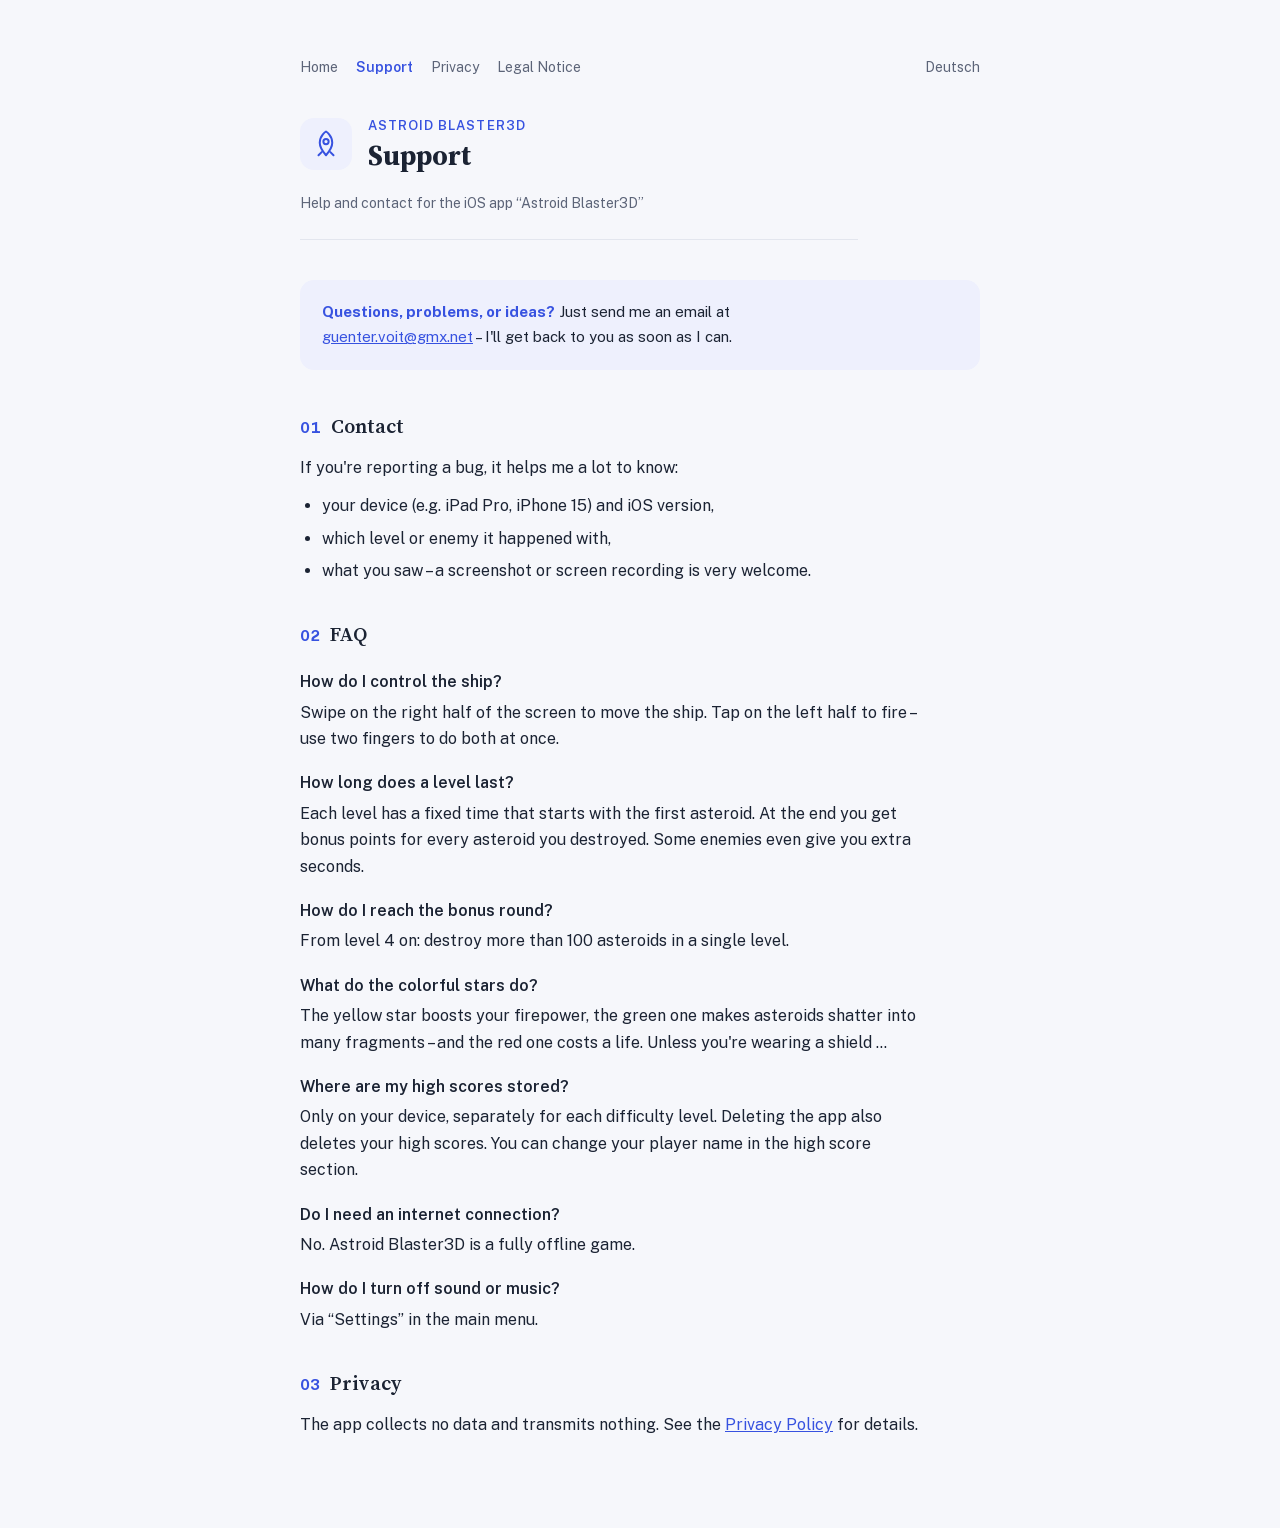
<file: support-en.html>
<!doctype html>
<html lang="en">
<head>
<meta charset="utf-8">
<meta name="viewport" content="width=device-width, initial-scale=1">
<title>Astroid Blaster3D – Support</title>
<link rel="icon" href="img/favicon.png" type="image/png">
<link rel="stylesheet" href="style.css">
</head>
<body>
<main>
  <nav class="top">
    <a href="index-en.html">Home</a>
    <a href="support-en.html" aria-current="page">Support</a>
    <a href="privacy.html">Privacy</a>
    <a href="impressum.html">Legal Notice</a>
    <a class="lang" href="support.html" hreflang="de">Deutsch</a>
  </nav>

  <header>
    <div class="badge">
      <svg viewBox="0 0 24 24" fill="none" xmlns="http://www.w3.org/2000/svg" aria-hidden="true">
        <path d="M12 2C12 2 17 5 17 11C17 14.5 15.5 17 12 21C8.5 17 7 14.5 7 11C7 5 12 2 12 2Z" stroke="var(--accent)" stroke-width="1.6" stroke-linejoin="round"/>
        <circle cx="12" cy="10" r="2.1" stroke="var(--accent)" stroke-width="1.6"/>
        <path d="M8.5 18.5L6 21M15.5 18.5L18 21" stroke="var(--accent)" stroke-width="1.6" stroke-linecap="round"/>
      </svg>
    </div>
    <div>
      <p class="eyebrow">Astroid Blaster3D</p>
      <h1>Support</h1>
    </div>
  </header>

  <p class="meta">Help and contact for the iOS app &#8220;Astroid Blaster3D&#8221;</p>

  <div class="summary">
    <p><strong>Questions, problems, or ideas?</strong> Just send me an email at <a href="mailto:guenter.voit@gmx.net">guenter.voit@gmx.net</a> – I'll get back to you as soon as I can.</p>
  </div>

  <section>
    <h2><span class="num">01</span> Contact</h2>
    <p>If you're reporting a bug, it helps me a lot to know:</p>
    <ul>
      <li>your device (e.g. iPad Pro, iPhone 15) and iOS version,</li>
      <li>which level or enemy it happened with,</li>
      <li>what you saw – a screenshot or screen recording is very welcome.</li>
    </ul>
  </section>

  <section class="faq">
    <h2><span class="num">02</span> FAQ</h2>
    <h3>How do I control the ship?</h3>
    <p>Swipe on the right half of the screen to move the ship. Tap on the left half to fire – use two fingers to do both at once.</p>
    <h3>How long does a level last?</h3>
    <p>Each level has a fixed time that starts with the first asteroid. At the end you get bonus points for every asteroid you destroyed. Some enemies even give you extra seconds.</p>
    <h3>How do I reach the bonus round?</h3>
    <p>From level 4 on: destroy more than 100 asteroids in a single level.</p>
    <h3>What do the colorful stars do?</h3>
    <p>The yellow star boosts your firepower, the green one makes asteroids shatter into many fragments – and the red one costs a life. Unless you're wearing a shield …</p>
    <h3>Where are my high scores stored?</h3>
    <p>Only on your device, separately for each difficulty level. Deleting the app also deletes your high scores. You can change your player name in the high score section.</p>
    <h3>Do I need an internet connection?</h3>
    <p>No. Astroid Blaster3D is a fully offline game.</p>
    <h3>How do I turn off sound or music?</h3>
    <p>Via “Settings” in the main menu.</p>
  </section>

  <section>
    <h2><span class="num">03</span> Privacy</h2>
    <p>The app collects no data and transmits nothing. See the <a href="privacy.html">Privacy Policy</a> for details.</p>
  </section>
</main>
</body>
</html>
</file>
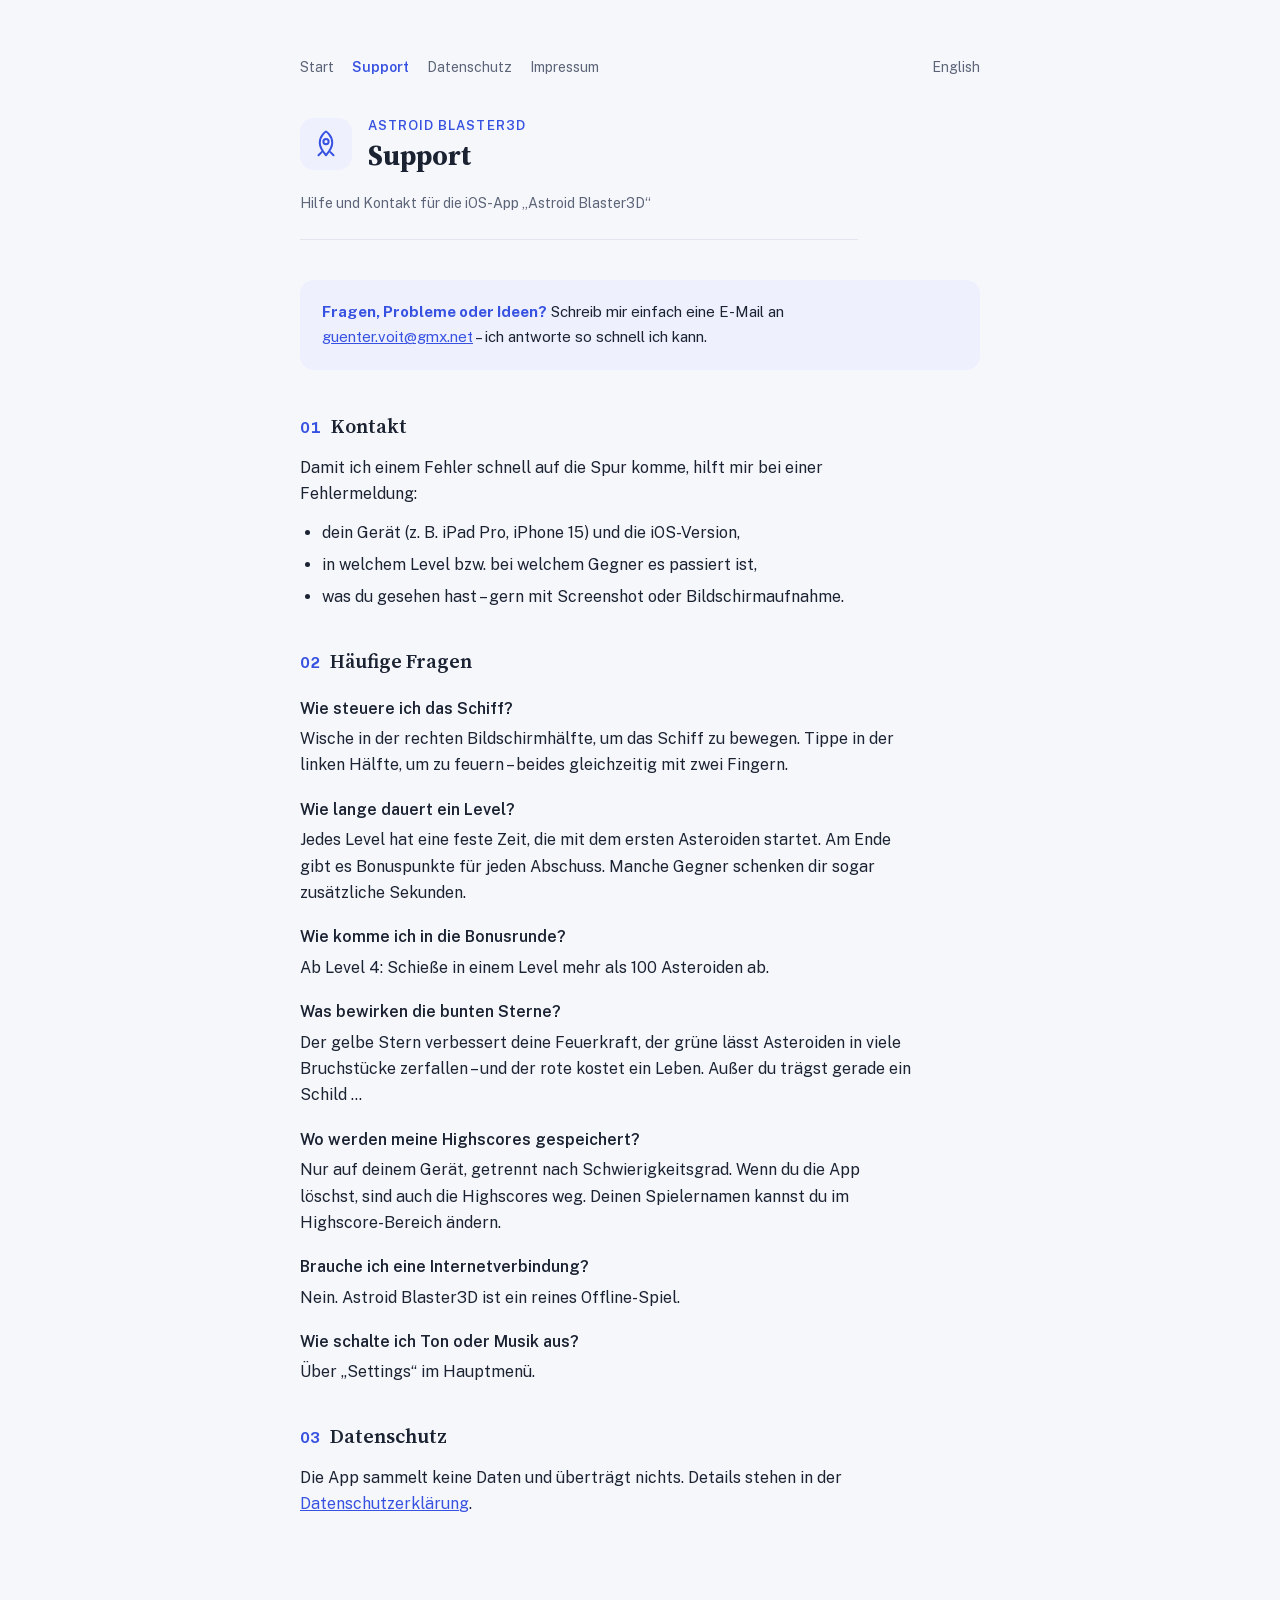
<file: support.html>
<!doctype html>
<html lang="de">
<head>
<meta charset="utf-8">
<meta name="viewport" content="width=device-width, initial-scale=1">
<title>Astroid Blaster3D – Support</title>
<link rel="icon" href="img/favicon.png" type="image/png">
<link rel="stylesheet" href="style.css">
</head>
<body>
<main>
  <nav class="top">
    <a href="index.html">Start</a>
    <a href="support.html" aria-current="page">Support</a>
    <a href="datenschutz.html">Datenschutz</a>
    <a href="impressum.html">Impressum</a>
    <a class="lang" href="support-en.html" hreflang="en">English</a>
  </nav>

  <header>
    <div class="badge">
      <svg viewBox="0 0 24 24" fill="none" xmlns="http://www.w3.org/2000/svg" aria-hidden="true">
        <path d="M12 2C12 2 17 5 17 11C17 14.5 15.5 17 12 21C8.5 17 7 14.5 7 11C7 5 12 2 12 2Z" stroke="var(--accent)" stroke-width="1.6" stroke-linejoin="round"/>
        <circle cx="12" cy="10" r="2.1" stroke="var(--accent)" stroke-width="1.6"/>
        <path d="M8.5 18.5L6 21M15.5 18.5L18 21" stroke="var(--accent)" stroke-width="1.6" stroke-linecap="round"/>
      </svg>
    </div>
    <div>
      <p class="eyebrow">Astroid Blaster3D</p>
      <h1>Support</h1>
    </div>
  </header>

  <p class="meta">Hilfe und Kontakt für die iOS-App „Astroid Blaster3D“</p>

  <div class="summary">
    <p><strong>Fragen, Probleme oder Ideen?</strong> Schreib mir einfach eine E-Mail an <a href="mailto:guenter.voit@gmx.net">guenter.voit@gmx.net</a> – ich antworte so schnell ich kann.</p>
  </div>

  <section>
    <h2><span class="num">01</span> Kontakt</h2>
    <p>Damit ich einem Fehler schnell auf die Spur komme, hilft mir bei einer Fehlermeldung:</p>
    <ul>
      <li>dein Gerät (z. B. iPad Pro, iPhone 15) und die iOS-Version,</li>
      <li>in welchem Level bzw. bei welchem Gegner es passiert ist,</li>
      <li>was du gesehen hast – gern mit Screenshot oder Bildschirmaufnahme.</li>
    </ul>
  </section>

  <section class="faq">
    <h2><span class="num">02</span> Häufige Fragen</h2>
    <h3>Wie steuere ich das Schiff?</h3>
    <p>Wische in der rechten Bildschirmhälfte, um das Schiff zu bewegen. Tippe in der linken Hälfte, um zu feuern – beides gleichzeitig mit zwei Fingern.</p>
    <h3>Wie lange dauert ein Level?</h3>
    <p>Jedes Level hat eine feste Zeit, die mit dem ersten Asteroiden startet. Am Ende gibt es Bonuspunkte für jeden Abschuss. Manche Gegner schenken dir sogar zusätzliche Sekunden.</p>
    <h3>Wie komme ich in die Bonusrunde?</h3>
    <p>Ab Level 4: Schieße in einem Level mehr als 100 Asteroiden ab.</p>
    <h3>Was bewirken die bunten Sterne?</h3>
    <p>Der gelbe Stern verbessert deine Feuerkraft, der grüne lässt Asteroiden in viele Bruchstücke zerfallen – und der rote kostet ein Leben. Außer du trägst gerade ein Schild …</p>
    <h3>Wo werden meine Highscores gespeichert?</h3>
    <p>Nur auf deinem Gerät, getrennt nach Schwierigkeitsgrad. Wenn du die App löschst, sind auch die Highscores weg. Deinen Spielernamen kannst du im Highscore-Bereich ändern.</p>
    <h3>Brauche ich eine Internetverbindung?</h3>
    <p>Nein. Astroid Blaster3D ist ein reines Offline-Spiel.</p>
    <h3>Wie schalte ich Ton oder Musik aus?</h3>
    <p>Über „Settings“ im Hauptmenü.</p>
  </section>

  <section>
    <h2><span class="num">03</span> Datenschutz</h2>
    <p>Die App sammelt keine Daten und überträgt nichts. Details stehen in der <a href="datenschutz.html">Datenschutzerklärung</a>.</p>
  </section>
</main>
</body>
</html>
</file>
<file: home.css>
/* Homepage Astroid Blaster3D - dunkles Weltraum-Design passend zum Spiel.
   Schriften lokal (fonts/), keine externen Anfragen. */

@font-face {
  font-family: "Press Start 2P";
  src: url("fonts/PressStart2P-Regular.ttf") format("truetype");
  font-display: swap;
}
@font-face {
  font-family: "Public Sans";
  font-style: normal;
  font-weight: 100 900;
  font-display: swap;
  src: url("fonts/PublicSans-Variable-latin.woff2") format("woff2");
}

:root {
  --bg: #060914;
  --bg-2: #0b1024;
  --surface: rgba(18, 24, 52, 0.72);
  --border: rgba(140, 160, 255, 0.16);
  --text: #e8ebf7;
  --muted: #9aa3c0;
  --yellow: #ffd84a;
  --red: #ff4b55;
  --cyan: #5fe3ff;
  --orange: #ff9a3c;
  --radius: 18px;
  color-scheme: dark;
}

* { box-sizing: border-box; }

html { scroll-behavior: smooth; }

body {
  margin: 0;
  background: var(--bg);
  color: var(--text);
  font-family: "Public Sans", -apple-system, BlinkMacSystemFont, "Segoe UI", sans-serif;
  font-size: 17px;
  line-height: 1.65;
  -webkit-font-smoothing: antialiased;
}

img { max-width: 100%; height: auto; display: block; }
a { color: var(--cyan); }

.pixel {
  font-family: "Press Start 2P", ui-monospace, monospace;
  letter-spacing: 0.02em;
}

.wrap {
  max-width: 1160px;
  margin: 0 auto;
  padding-inline: 20px;
}

/* ---------- Navigation ---------- */
.nav {
  position: sticky;
  top: 0;
  z-index: 10;
  background: rgba(6, 9, 20, 0.78);
  backdrop-filter: blur(12px);
  -webkit-backdrop-filter: blur(12px);
  border-bottom: 1px solid var(--border);
}
.nav .wrap {
  display: flex;
  align-items: center;
  gap: 24px;
  height: 64px;
}
.brand {
  display: flex;
  align-items: center;
  gap: 12px;
  color: var(--text);
  text-decoration: none;
  font-size: 12px;
  white-space: nowrap;
}
.brand img { width: 36px; height: 36px; border-radius: 9px; }
.nav-links {
  display: flex;
  gap: 22px;
  margin-left: auto;
  font-size: 15px;
}
.nav-links a { color: var(--muted); text-decoration: none; }
.nav-links a:hover { color: var(--text); }
.nav-links .lang { color: var(--yellow); }

/* ---------- Hero ---------- */
.hero {
  position: relative;
  overflow: hidden;
  padding: 72px 0 88px;
  background:
    radial-gradient(ellipse 60% 70% at 85% 40%, rgba(255, 75, 85, 0.20), transparent 70%),
    radial-gradient(ellipse 55% 60% at 10% 90%, rgba(95, 227, 255, 0.12), transparent 70%),
    linear-gradient(180deg, var(--bg) 0%, var(--bg-2) 100%);
}
.hero::before {
  /* Sternenfeld */
  content: "";
  position: absolute;
  inset: 0;
  background-image:
    radial-gradient(1px 1px at 12% 22%, #fff9, transparent),
    radial-gradient(1px 1px at 32% 68%, #fff7, transparent),
    radial-gradient(1.5px 1.5px at 54% 14%, #fffa, transparent),
    radial-gradient(1px 1px at 71% 82%, #fff6, transparent),
    radial-gradient(1px 1px at 88% 30%, #fff8, transparent),
    radial-gradient(1.5px 1.5px at 22% 88%, #fff7, transparent),
    radial-gradient(1px 1px at 46% 46%, #fff5, transparent),
    radial-gradient(1px 1px at 93% 64%, #fff7, transparent);
  pointer-events: none;
}
.hero .wrap {
  position: relative;
  display: grid;
  grid-template-columns: 1fr 1.15fr;
  gap: 56px;
  align-items: center;
}
.hero-icon {
  width: 96px;
  height: 96px;
  border-radius: 22px;
  box-shadow: 0 12px 40px rgba(255, 75, 85, 0.35), 0 0 0 1px var(--border);
  margin-bottom: 28px;
}
.eyebrow {
  color: var(--cyan);
  font-weight: 600;
  font-size: 14px;
  letter-spacing: 0.12em;
  text-transform: uppercase;
  margin: 0 0 14px;
}
.hero h1 {
  font-size: clamp(26px, 4.2vw, 44px);
  line-height: 1.35;
  margin: 0 0 22px;
  color: var(--yellow);
  text-shadow: 0 0 24px rgba(255, 216, 74, 0.35);
  text-wrap: balance;
}
.hero h1 span { color: var(--red); text-shadow: 0 0 24px rgba(255, 75, 85, 0.45); }
.lead {
  font-size: 19px;
  color: #cfd5ec;
  margin: 0 0 32px;
  max-width: 34em;
}
.cta {
  display: flex;
  flex-wrap: wrap;
  gap: 14px;
  align-items: center;
}
.badge-soon {
  display: inline-flex;
  align-items: center;
  gap: 12px;
  padding: 12px 22px;
  border-radius: 14px;
  background: #000;
  border: 1px solid rgba(255, 255, 255, 0.35);
  color: #fff;
  font-size: 13px;
  line-height: 1.2;
}
.badge-soon svg { width: 26px; height: 26px; flex: none; }
.badge-soon strong { display: block; font-size: 18px; font-weight: 600; }
.btn-ghost {
  padding: 13px 22px;
  border-radius: 14px;
  border: 1px solid var(--border);
  color: var(--text);
  text-decoration: none;
  font-weight: 600;
}
.btn-ghost:hover { border-color: var(--cyan); color: var(--cyan); }

.device {
  border-radius: 26px;
  padding: 12px;
  background: linear-gradient(145deg, #2a3150, #10142a);
  box-shadow: 0 30px 80px rgba(0, 0, 0, 0.6), 0 0 0 1px var(--border);
  transform: perspective(1400px) rotateY(-8deg) rotateX(3deg);
}
.device img { border-radius: 16px; width: 100%; height: auto; aspect-ratio: 4 / 3; object-fit: cover; }

/* ---------- Abschnitte ---------- */
section { padding: 88px 0; }
.section-alt { background: var(--bg-2); }
.section-head { max-width: 680px; margin-bottom: 44px; }
.section-head h2 {
  font-size: clamp(18px, 2.4vw, 24px);
  line-height: 1.5;
  margin: 0 0 14px;
  color: var(--yellow);
}
.section-head p { color: var(--muted); margin: 0; }

/* Features */
.features {
  display: grid;
  grid-template-columns: repeat(4, 1fr);
  gap: 20px;
}
.feature {
  background: var(--surface);
  border: 1px solid var(--border);
  border-radius: var(--radius);
  padding: 26px 24px;
}
.feature .ico {
  width: 46px;
  height: 46px;
  border-radius: 12px;
  display: grid;
  place-items: center;
  margin-bottom: 18px;
}
.feature .ico svg { width: 24px; height: 24px; }
.feature h3 { font-size: 18px; margin: 0 0 8px; }
.feature p { margin: 0; color: var(--muted); font-size: 15.5px; }

/* Gegner */
.enemies {
  display: grid;
  grid-template-columns: repeat(3, 1fr);
  gap: 18px;
}
.enemy {
  background: var(--surface);
  border: 1px solid var(--border);
  border-radius: var(--radius);
  overflow: hidden;
  display: flex;
  flex-direction: column;
}
.enemy img { aspect-ratio: 1; object-fit: cover; width: 100%; }
.enemy div { padding: 18px 18px 22px; }
.enemy h3 { font-size: 11px; line-height: 1.6; margin: 0 0 10px; color: var(--yellow); }
.enemy p { margin: 0; color: var(--muted); font-size: 15px; }

/* Galerie */
.gallery {
  display: grid;
  grid-template-columns: repeat(3, 1fr);
  gap: 18px;
}
.gallery figure { margin: 0; }
.gallery a {
  display: block;
  border-radius: 14px;
  overflow: hidden;
  border: 1px solid var(--border);
  transition: transform 0.2s ease, border-color 0.2s ease;
}
.gallery a:hover { transform: translateY(-3px); border-color: var(--cyan); }
.gallery img { aspect-ratio: 4 / 3; object-fit: cover; width: 100%; }
.gallery figcaption { color: var(--muted); font-size: 14.5px; margin-top: 10px; }

/* Galerie mit vier Spalten (Hintergründe) + Einstellungen */
.gallery.four { grid-template-columns: repeat(4, 1fr); }
/* iPhone-Bilder im Breitformat (2868 x 1287) */
.gallery.wide { grid-template-columns: repeat(2, 1fr); }
.gallery.wide img { aspect-ratio: 2868 / 1287; }
.section-head.sub { margin: 64px 0 32px; }
.section-head h3 { font-size: clamp(14px, 1.8vw, 18px); line-height: 1.5; margin: 0 0 12px; color: var(--yellow); }
.settings-row {
  display: grid;
  grid-template-columns: 1fr 260px;
  gap: 28px;
  align-items: start;
  margin-bottom: 52px;
}
.settings-row .features { grid-template-columns: repeat(2, 1fr); }
.settings-shot {
  border-radius: 16px;
  overflow: hidden;
  border: 1px solid var(--border);
  box-shadow: 0 20px 50px rgba(0, 0, 0, .5);
}
.settings-shot img { width: 100%; height: auto; }
.settings-col p { color: var(--muted); font-size: 14px; margin: 10px 0 0; text-align: center; }
.sub-head { font-size: 13px; color: var(--yellow); margin: 0 0 18px; line-height: 1.6; }

/* Lightbox */
dialog.lightbox {
  padding: 0;
  border: none;
  background: transparent;
  max-width: min(1400px, 94vw);
}
dialog.lightbox::backdrop { background: rgba(3, 5, 12, 0.88); }
dialog.lightbox img { border-radius: 12px; max-height: 86vh; width: auto; margin: 0 auto; }
dialog.lightbox p { text-align: center; color: var(--text); margin: 12px 0 0; }
dialog.lightbox button {
  position: absolute;
  top: 10px;
  right: 10px;
  width: 40px;
  height: 40px;
  border-radius: 50%;
  border: none;
  background: rgba(0, 0, 0, 0.6);
  color: #fff;
  font-size: 22px;
  cursor: pointer;
}

/* Abschluss */
.closing { text-align: center; }
.closing h2 { font-size: clamp(18px, 2.6vw, 26px); line-height: 1.6; color: var(--yellow); margin: 0 0 18px; }
.closing p { color: var(--muted); max-width: 36em; margin: 0 auto 28px; }
.closing .cta { justify-content: center; }

/* Footer */
footer.site {
  border-top: 1px solid var(--border);
  padding: 32px 0 44px;
  color: var(--muted);
  font-size: 14px;
}
footer.site .wrap { display: flex; flex-wrap: wrap; gap: 12px 28px; align-items: center; }
footer.site nav { display: flex; gap: 22px; margin-left: auto; }
footer.site a { color: var(--muted); text-decoration: none; }
footer.site a:hover { color: var(--text); }

/* ---------- Video (2-Klick: YouTube lädt erst nach dem Klick) ---------- */
.video-frame {
  position: relative;
  max-width: 920px;
  aspect-ratio: 2388 / 1668;   /* iPad-Aufnahme im Querformat */
  border-radius: 16px;
  overflow: hidden;
  border: 1px solid var(--border);
  background: #000;
}
.video-frame iframe { position: absolute; inset: 0; width: 100%; height: 100%; border: 0; }
.video-poster { position: absolute; inset: 0; display: block; color: #fff; }
.video-poster img { width: 100%; height: 100%; object-fit: cover; filter: brightness(0.7); transition: filter 0.2s ease; }
.video-poster:hover img, .video-poster:focus-visible img { filter: brightness(0.85); }
.video-poster .play {
  position: absolute; left: 50%; top: 50%;
  width: 84px; height: 84px; margin: -42px 0 0 -42px;
  border-radius: 50%;
  background: var(--red);
  display: grid; place-items: center;
  box-shadow: 0 8px 30px rgba(0, 0, 0, 0.5);
  transition: transform 0.2s ease;
}
.video-poster:hover .play { transform: scale(1.08); }
.video-poster .play svg { width: 34px; height: 34px; margin-left: 5px; }
.video-note { color: var(--muted); font-size: 14px; margin: 14px 0 0; max-width: 920px; }
.video-channel { margin: 10px 0 0; font-size: 15px; }

/* ---------- Responsive ---------- */
@media (max-width: 1000px) {
  .features { grid-template-columns: repeat(2, 1fr); }
  .enemies { grid-template-columns: repeat(3, 1fr); }
}
@media (max-width: 860px) {
  .gallery.four { grid-template-columns: repeat(2, 1fr); }
  .settings-row { grid-template-columns: 1fr; }
  .settings-col { max-width: 280px; margin: 0 auto; }
  .hero { padding: 48px 0 64px; }
  .hero .wrap { grid-template-columns: 1fr; gap: 40px; }
  .device { transform: none; }
  .gallery { grid-template-columns: repeat(2, 1fr); }
  .nav-links a:not(.lang):not(.keep) { display: none; }
}
@media (max-width: 560px) {
  body { font-size: 16px; }
  section { padding: 64px 0; }
  .brand span { display: none; }
  .features, .gallery, .settings-row .features { grid-template-columns: 1fr; }
  .enemies { grid-template-columns: repeat(2, 1fr); }
  .lead { font-size: 17px; }
  footer.site nav { margin-left: 0; }
}

@media (prefers-reduced-motion: reduce) {
  html { scroll-behavior: auto; }
  .gallery a { transition: none; }
  .video-poster img, .video-poster .play { transition: none; }
}
</file>
<file: style.css>
/* Schriften liegen lokal im Repo (fonts/) statt bei Google Fonts - sonst geht die
     IP-Adresse jedes Besuchers an Google (DSGVO). Beide unter SIL Open Font License,
     siehe fonts/OFL-*.txt. Variable Fonts: eine Datei deckt alle Stärken ab. */
  @font-face {
    font-family: "Public Sans";
    font-style: normal;
    font-weight: 100 900;
    font-display: swap;
    src: url("fonts/PublicSans-Variable-latin.woff2") format("woff2");
  }
  @font-face {
    font-family: "Source Serif 4";
    font-style: normal;
    font-weight: 200 900;
    font-display: swap;
    src: url("fonts/SourceSerif4-Variable-latin.woff2") format("woff2");
  }

  :root {
    --bg: #f6f7fb;
    --surface: #ffffff;
    --text: #1b2333;
    --text-muted: #5c6478;
    --accent: #3752e0;
    --accent-soft: #eef0fd;
    --border: #e3e6ee;
    color-scheme: light dark;
  }

  @media (prefers-color-scheme: dark) {
    :root:not([data-theme="light"]) {
      --bg: #0f1320;
      --surface: #161b2c;
      --text: #e9ebf4;
      --text-muted: #9aa2b8;
      --accent: #8393ff;
      --accent-soft: #1d2440;
      --border: #262d44;
    }
  }

  :root[data-theme="dark"] {
    --bg: #0f1320;
    --surface: #161b2c;
    --text: #e9ebf4;
    --text-muted: #9aa2b8;
    --accent: #8393ff;
    --accent-soft: #1d2440;
    --border: #262d44;
  }

  * { box-sizing: border-box; }

  body {
    background: var(--bg);
    color: var(--text);
    font-family: "Public Sans", -apple-system, BlinkMacSystemFont, "Segoe UI", sans-serif;
    font-size: 16px;
    line-height: 1.65;
    padding-inline: 20px;
    padding-block: 48px;
    -webkit-font-smoothing: antialiased;
  }

  main {
    max-width: 680px;
    margin: 0 auto;
  }

  h1, h2 {
    font-family: "Source Serif 4", Georgia, "Times New Roman", serif;
    text-wrap: balance;
    color: var(--text);
  }

  header {
    display: flex;
    align-items: center;
    gap: 16px;
    margin-bottom: 8px;
  }

  .badge {
    flex: none;
    width: 52px;
    height: 52px;
    border-radius: 14px;
    background: var(--accent-soft);
    display: flex;
    align-items: center;
    justify-content: center;
  }

  .badge svg { width: 30px; height: 30px; }

  .eyebrow {
    font-size: 13px;
    font-weight: 600;
    letter-spacing: 0.08em;
    text-transform: uppercase;
    color: var(--accent);
    margin: 0 0 2px;
  }

  h1 {
    font-size: 28px;
    font-weight: 700;
    margin: 0;
    line-height: 1.2;
  }

  .meta {
    color: var(--text-muted);
    font-size: 14px;
    margin: 20px 0 40px;
    padding-bottom: 24px;
    border-bottom: 1px solid var(--border);
  }

  .summary {
    background: var(--accent-soft);
    border-radius: 14px;
    padding: 20px 22px;
    margin-bottom: 40px;
    font-size: 15px;
  }

  .summary p { margin: 0; }
  .summary strong { color: var(--accent); }

  section {
    margin-bottom: 34px;
  }

  h2 {
    font-size: 20px;
    font-weight: 600;
    display: flex;
    align-items: baseline;
    gap: 10px;
    margin: 0 0 12px;
  }

  h2 .num {
    font-family: "Public Sans", sans-serif;
    font-variant-numeric: tabular-nums;
    font-weight: 700;
    color: var(--accent);
    font-size: 15px;
  }

  p { margin: 0 0 12px; max-width: 62ch; }
  p:last-child { margin-bottom: 0; }

  ul {
    margin: 0 0 12px;
    padding-left: 22px;
    max-width: 62ch;
  }
  li { margin-bottom: 6px; }

  .card {
    background: var(--surface);
    border: 1px solid var(--border);
    border-radius: 12px;
    padding: 16px 20px;
    margin-top: 12px;
  }

  .card dl {
    display: grid;
    grid-template-columns: auto 1fr;
    gap: 6px 16px;
    margin: 0;
    font-size: 15px;
  }
  .card dt { color: var(--text-muted); }
  .card dd { margin: 0; }
  .card a { color: var(--accent); text-decoration: none; }
  .card a:hover { text-decoration: underline; }

  footer {
    margin-top: 48px;
    padding-top: 24px;
    border-top: 1px solid var(--border);
    color: var(--text-muted);
    font-size: 13px;
  }

  @media (max-width: 480px) {
    h1 { font-size: 24px; }
    .badge { width: 44px; height: 44px; }
  }

  /* Navigation zwischen Support / Datenschutz / Impressum / Sprache */
  nav.top {
    display: flex;
    flex-wrap: wrap;
    gap: 6px 18px;
    font-size: 14px;
    margin-bottom: 36px;
  }
  nav.top a { color: var(--text-muted); text-decoration: none; }
  nav.top a:hover { color: var(--accent); }
  nav.top a[aria-current="page"] { color: var(--accent); font-weight: 600; }
  nav.top .lang { margin-left: auto; }

  a { color: var(--accent); }
  .faq h3 {
    font-size: 16px;
    font-weight: 600;
    margin: 18px 0 4px;
  }
  .faq h3:first-child { margin-top: 0; }
</file>
